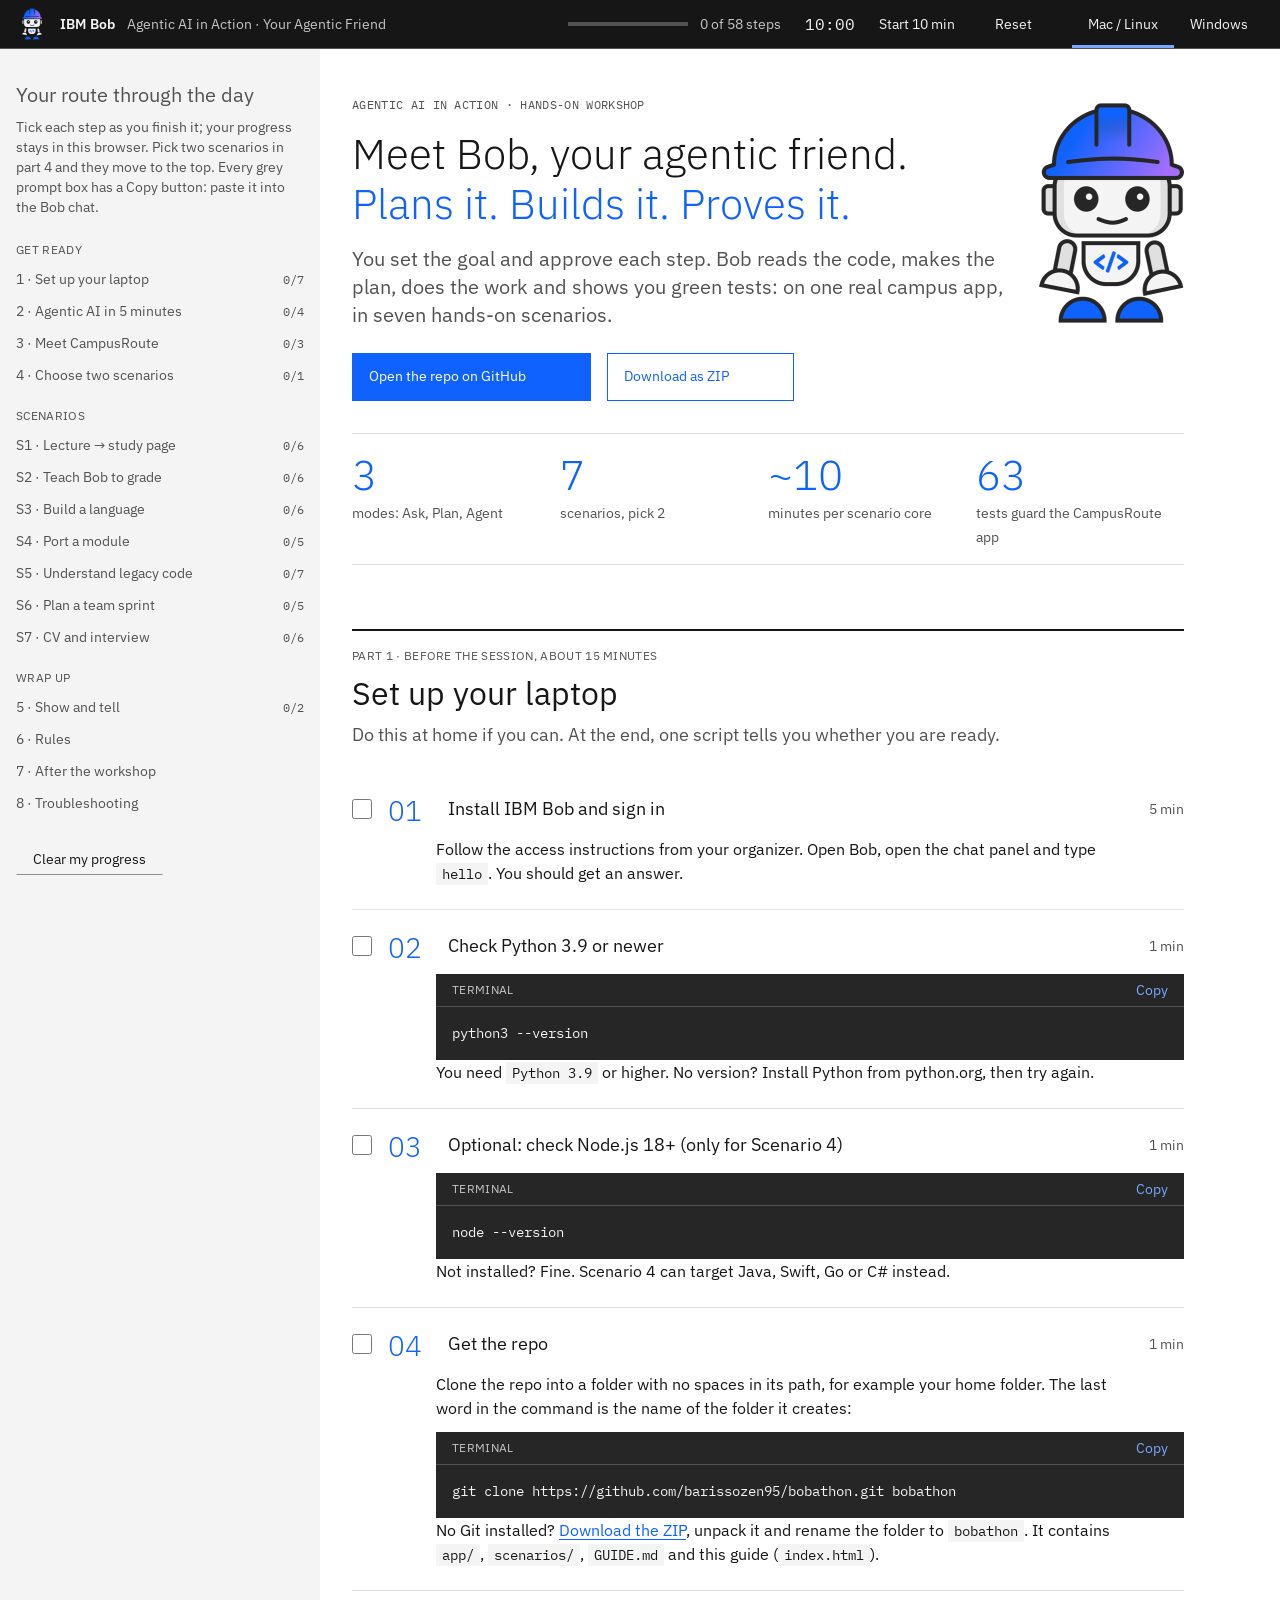
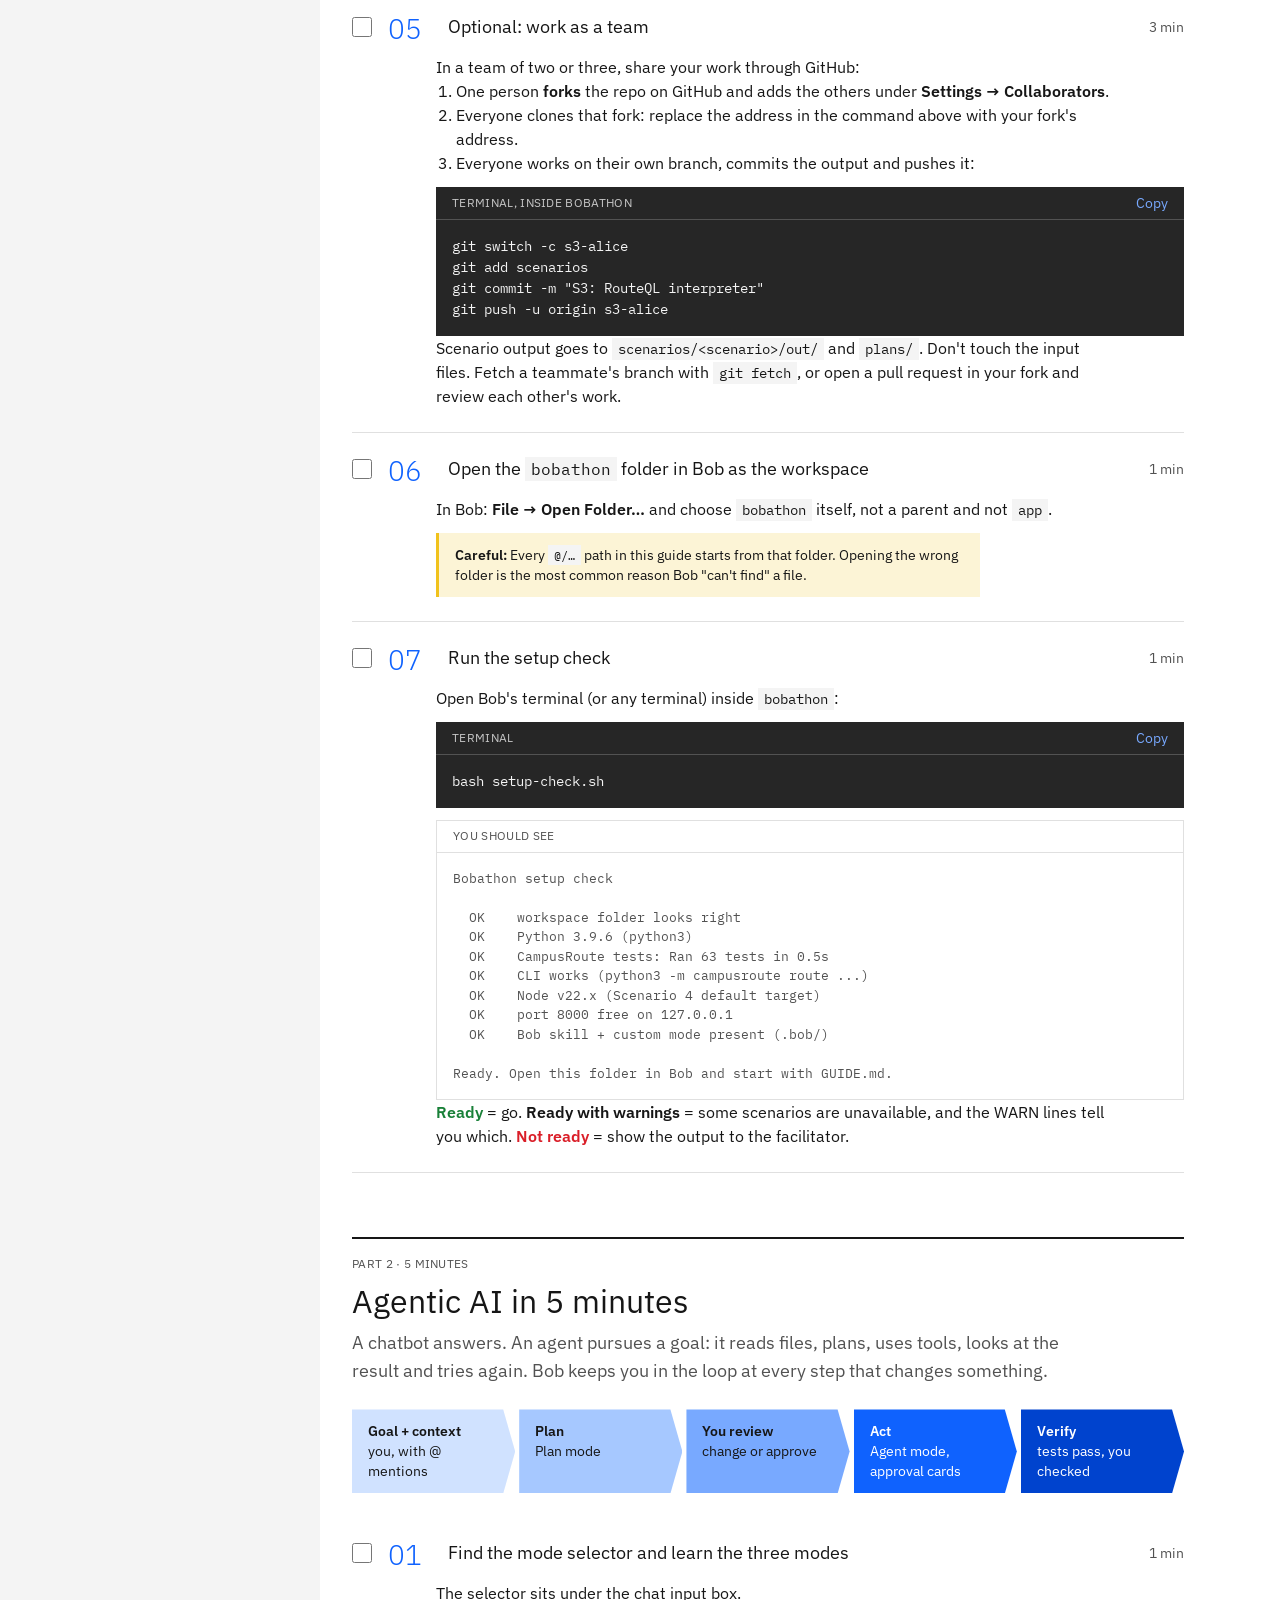
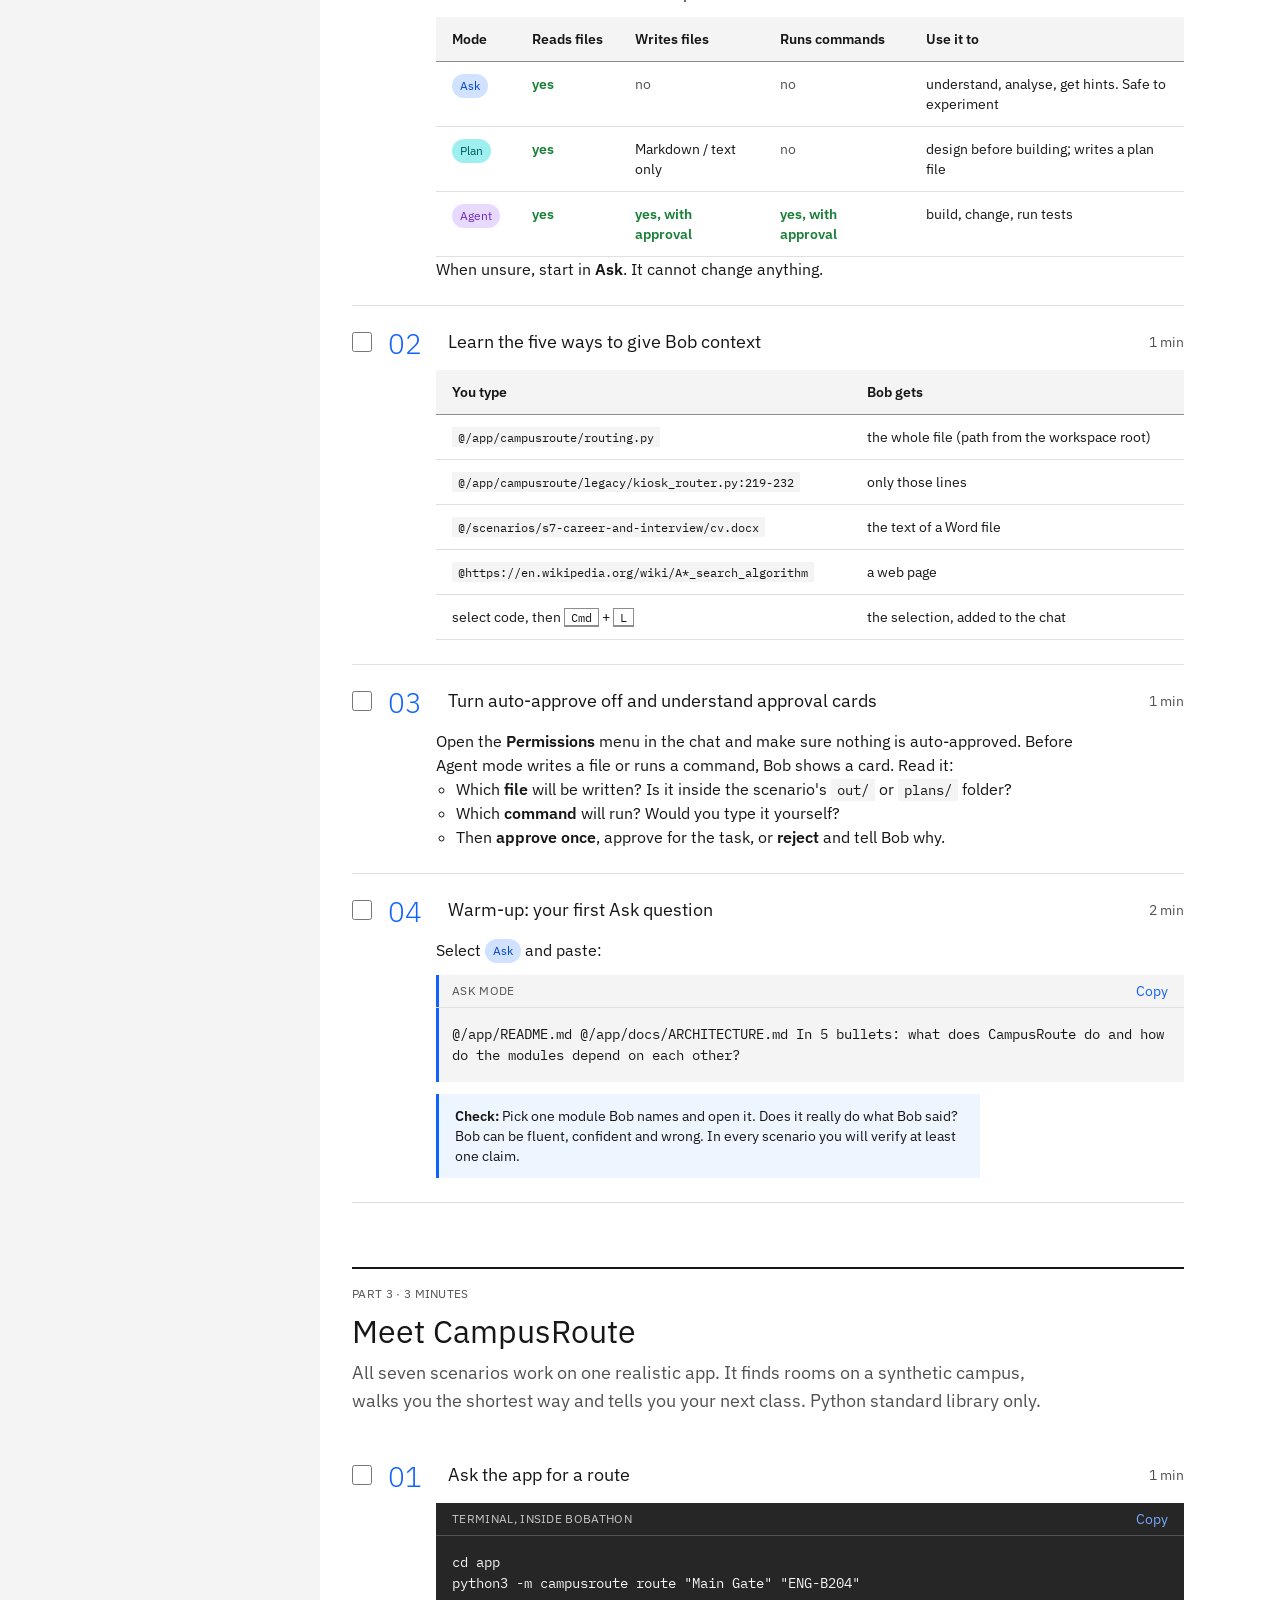
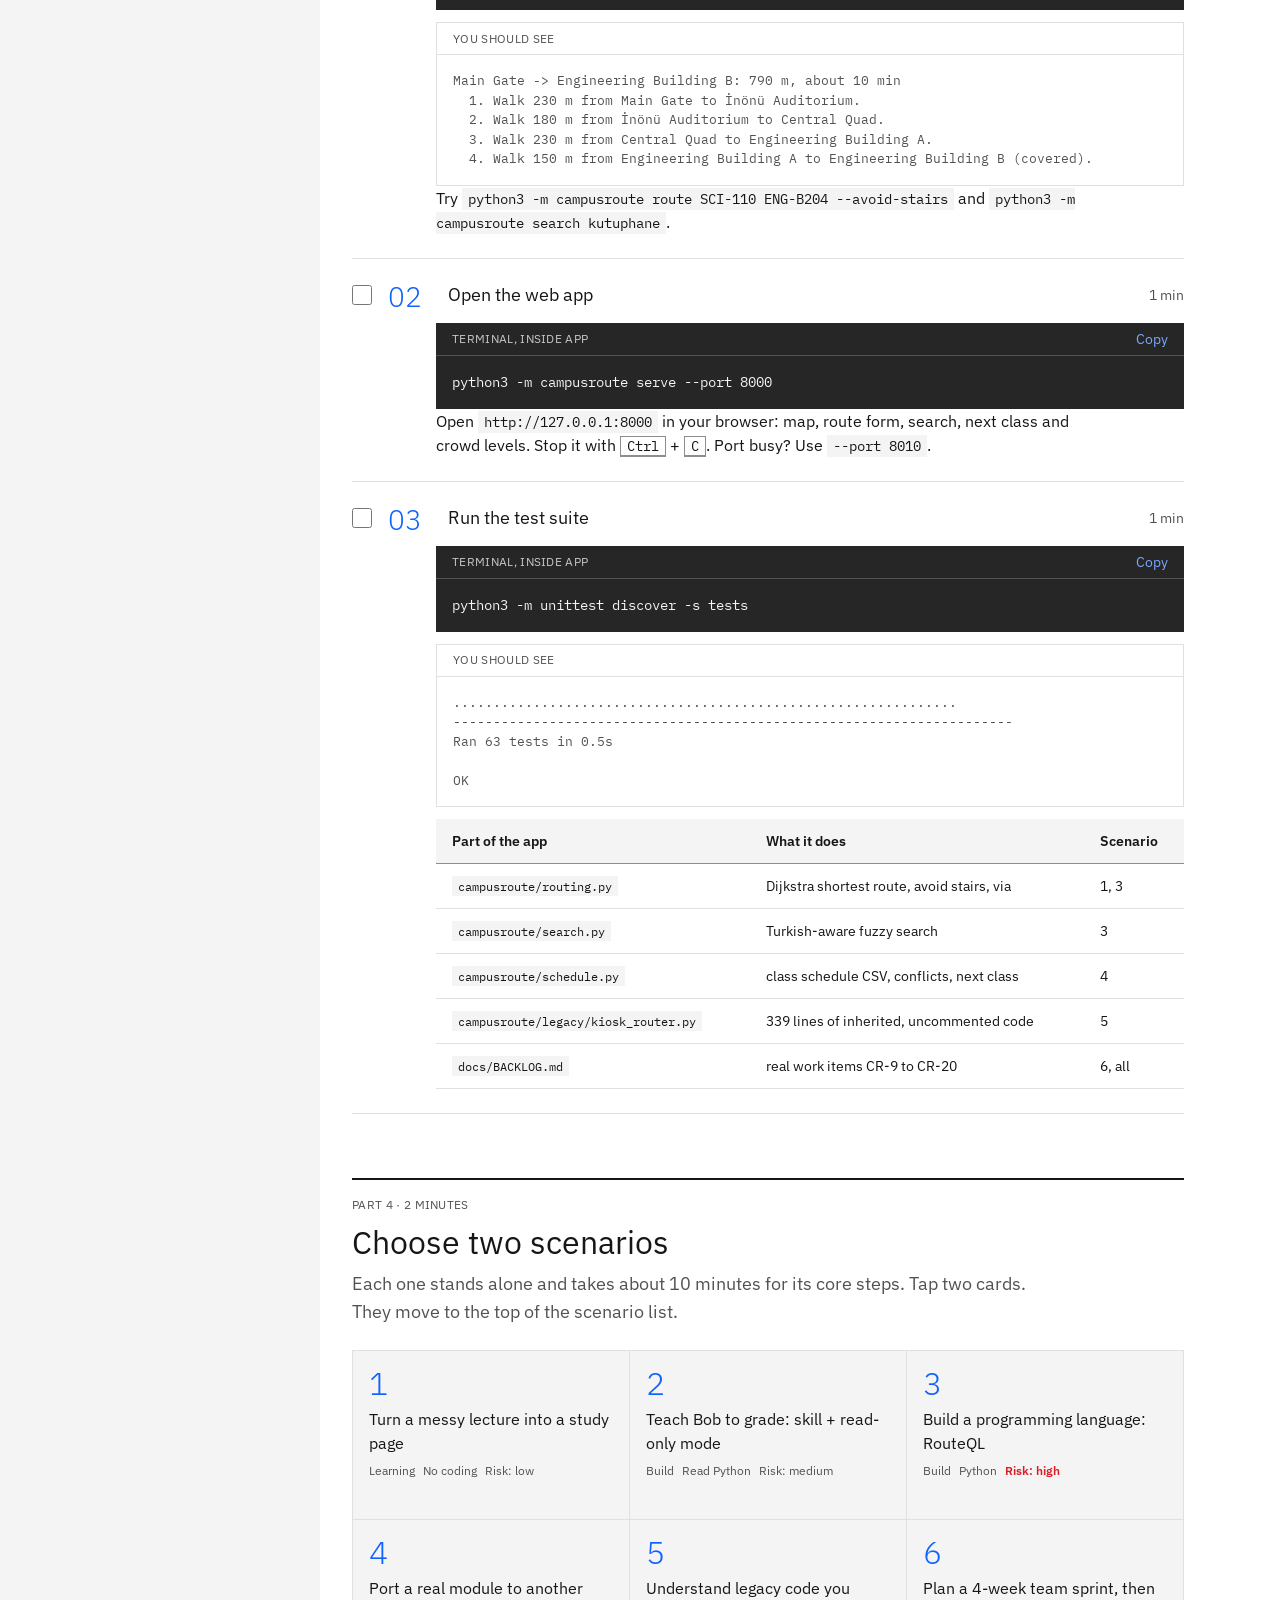
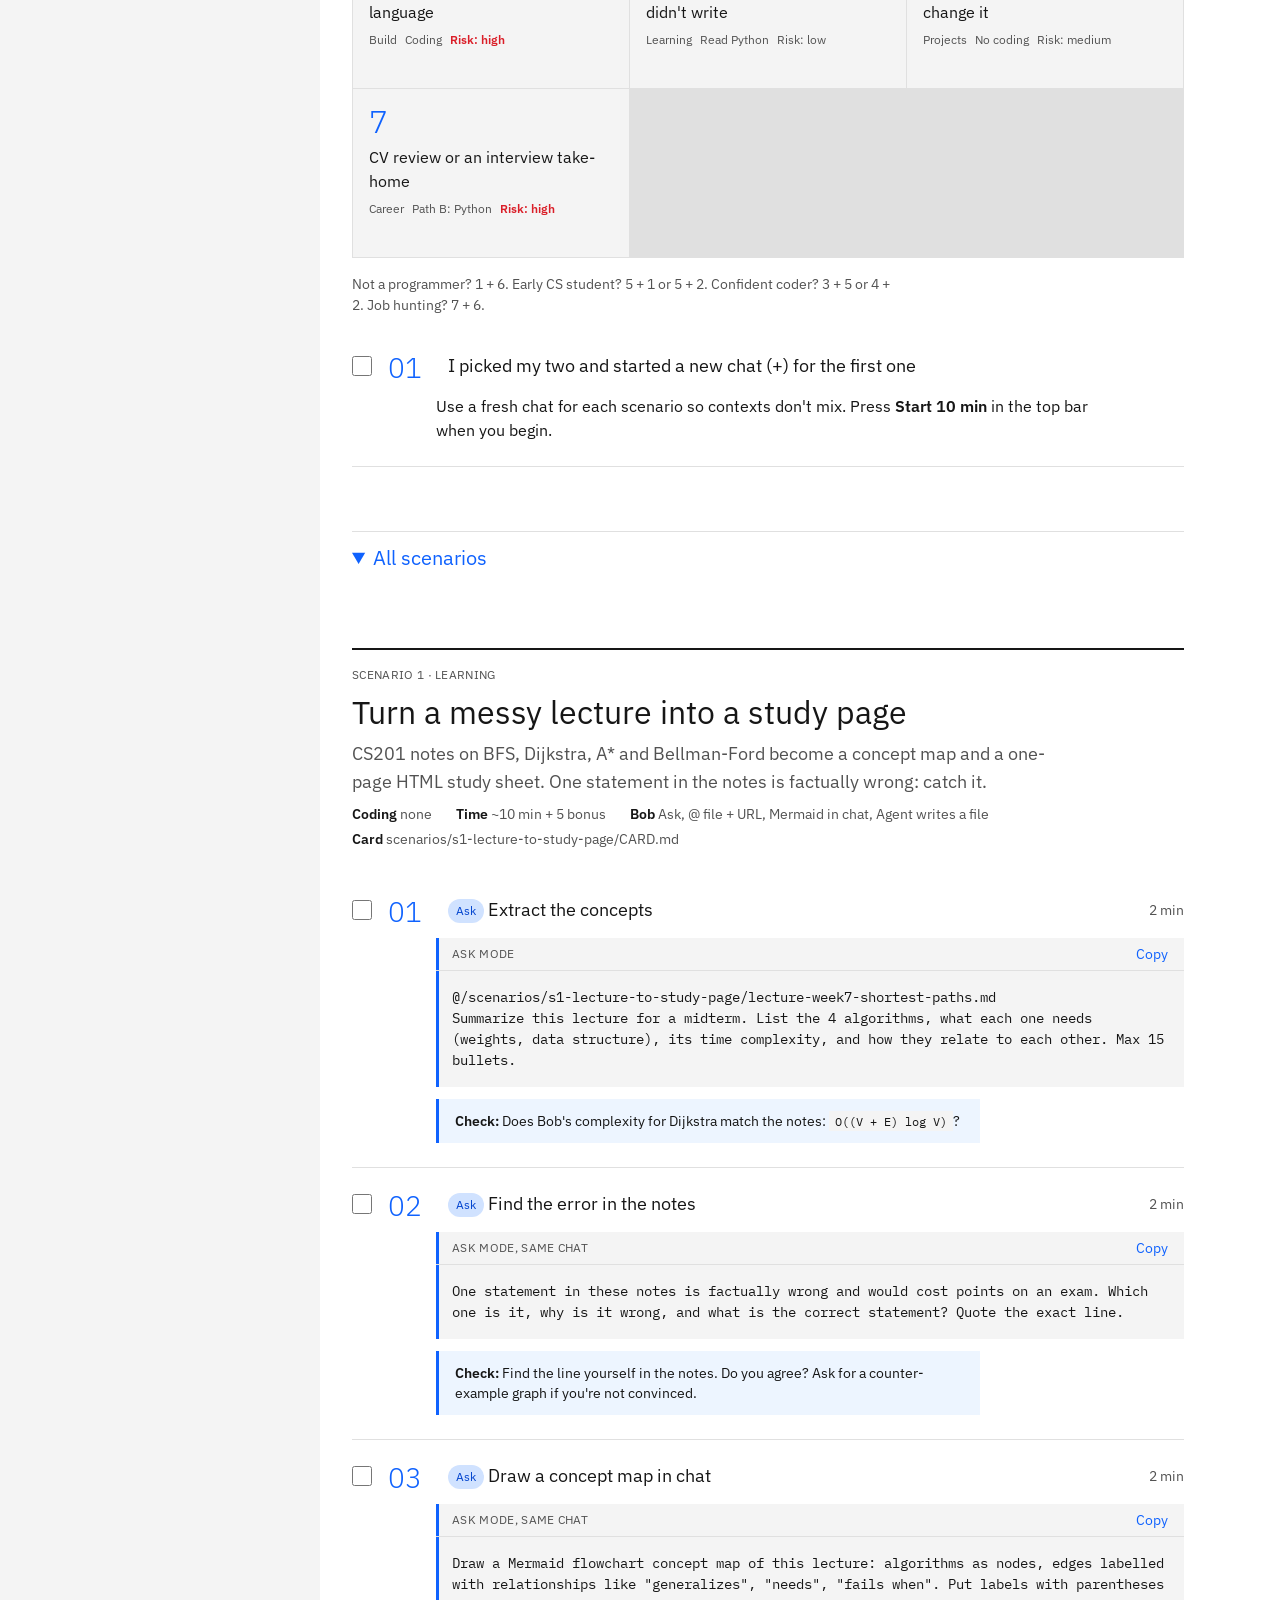
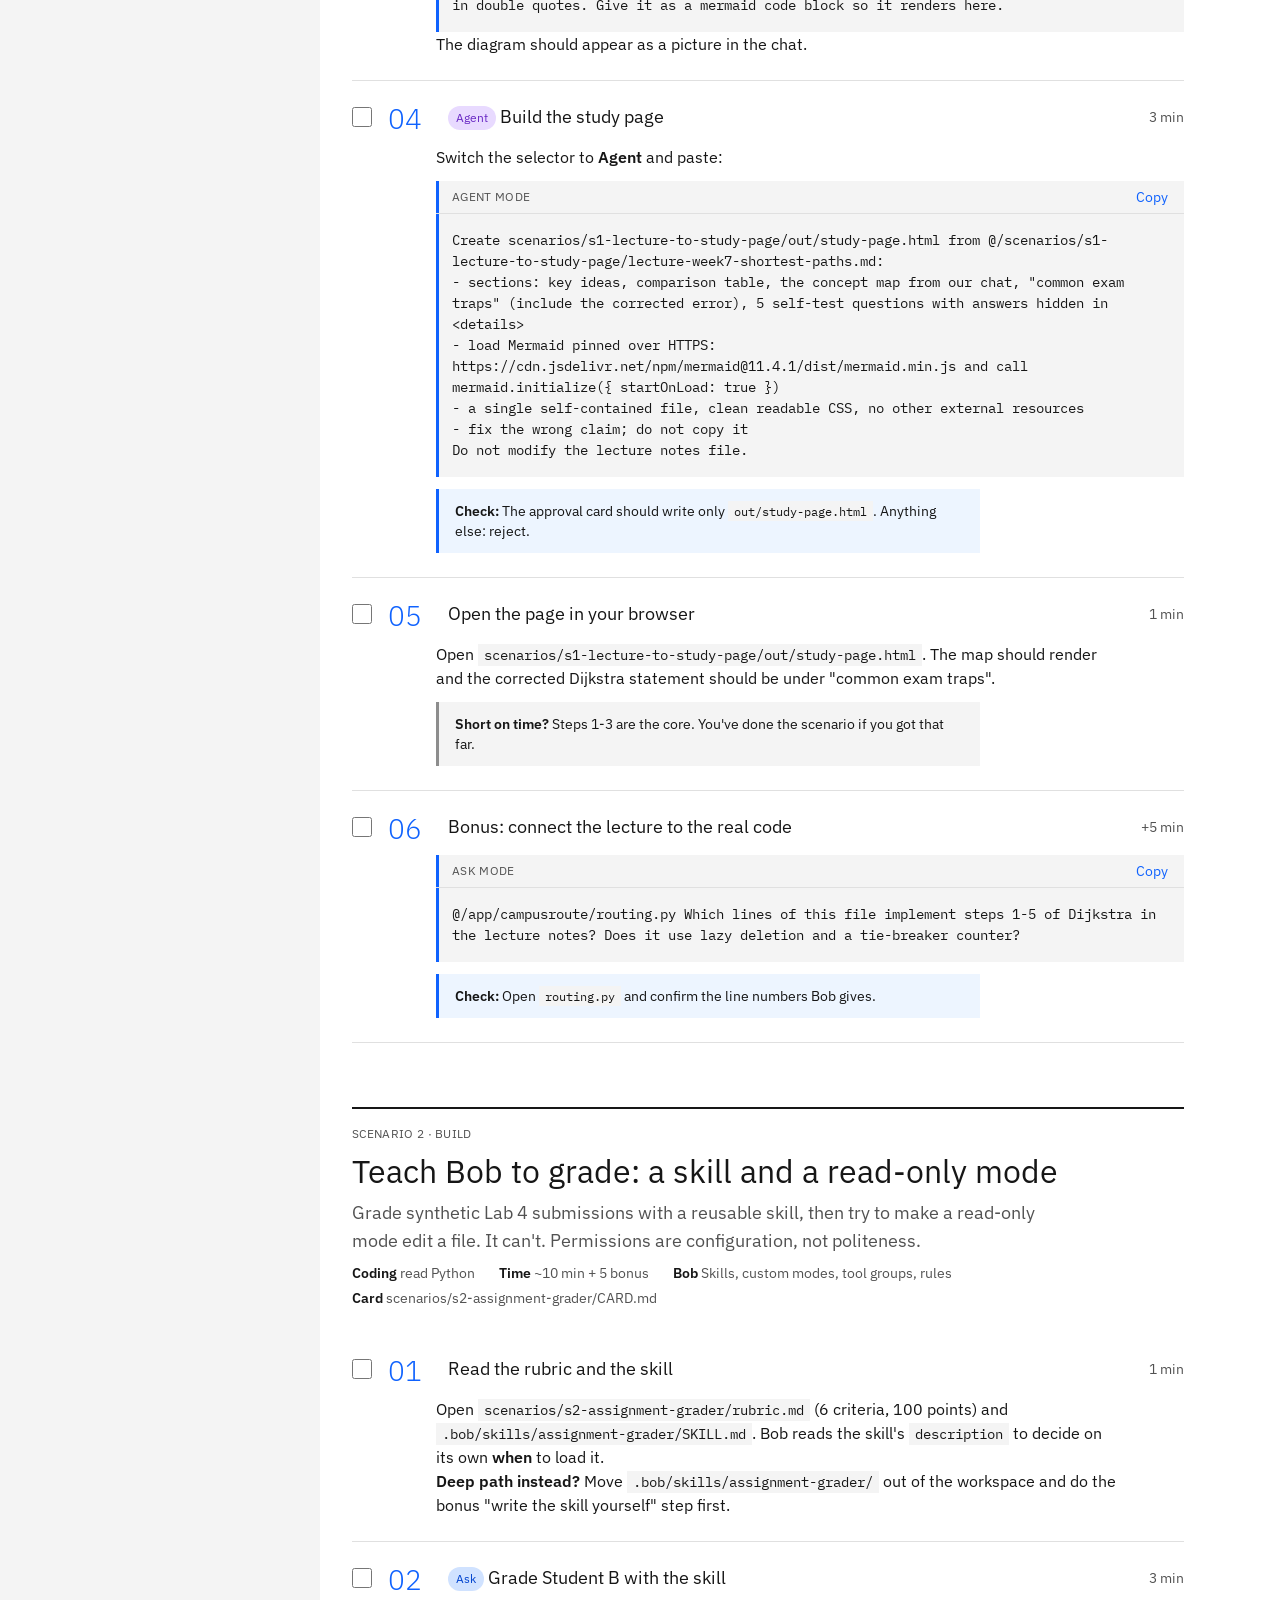
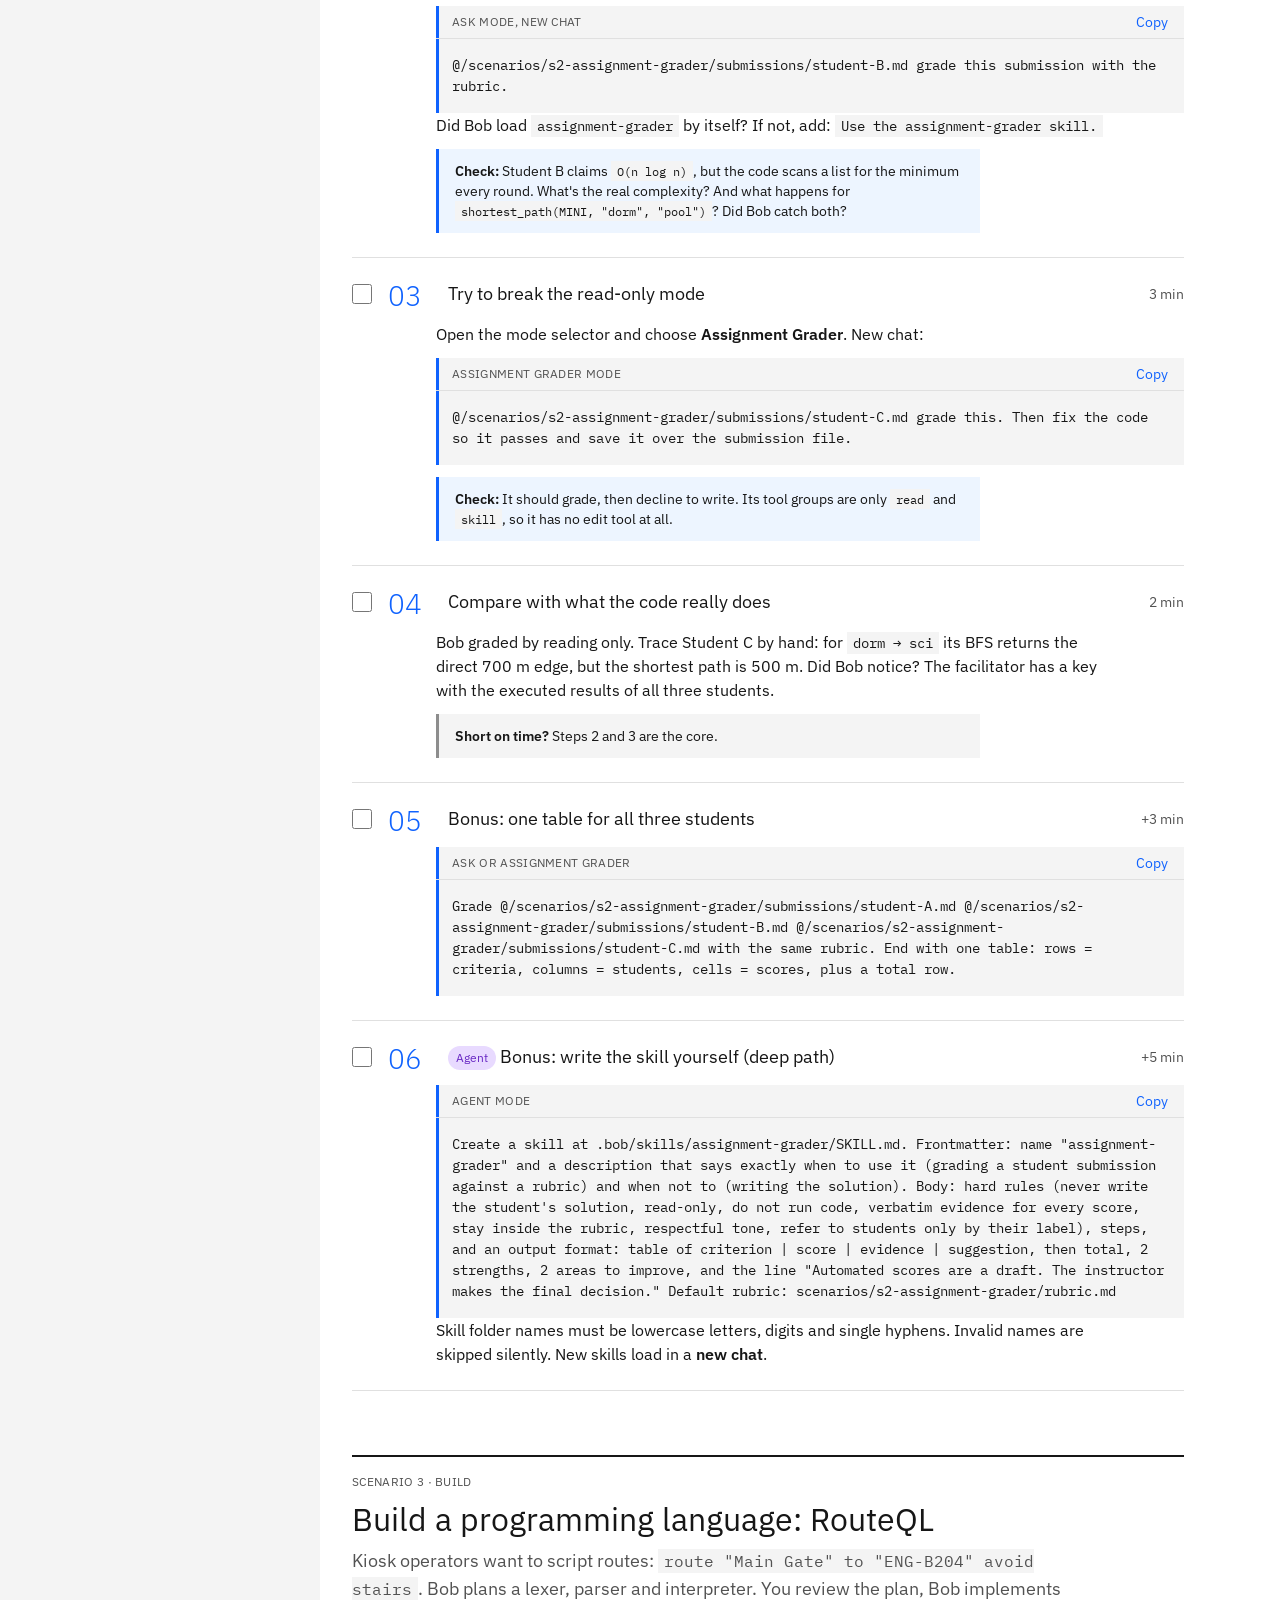
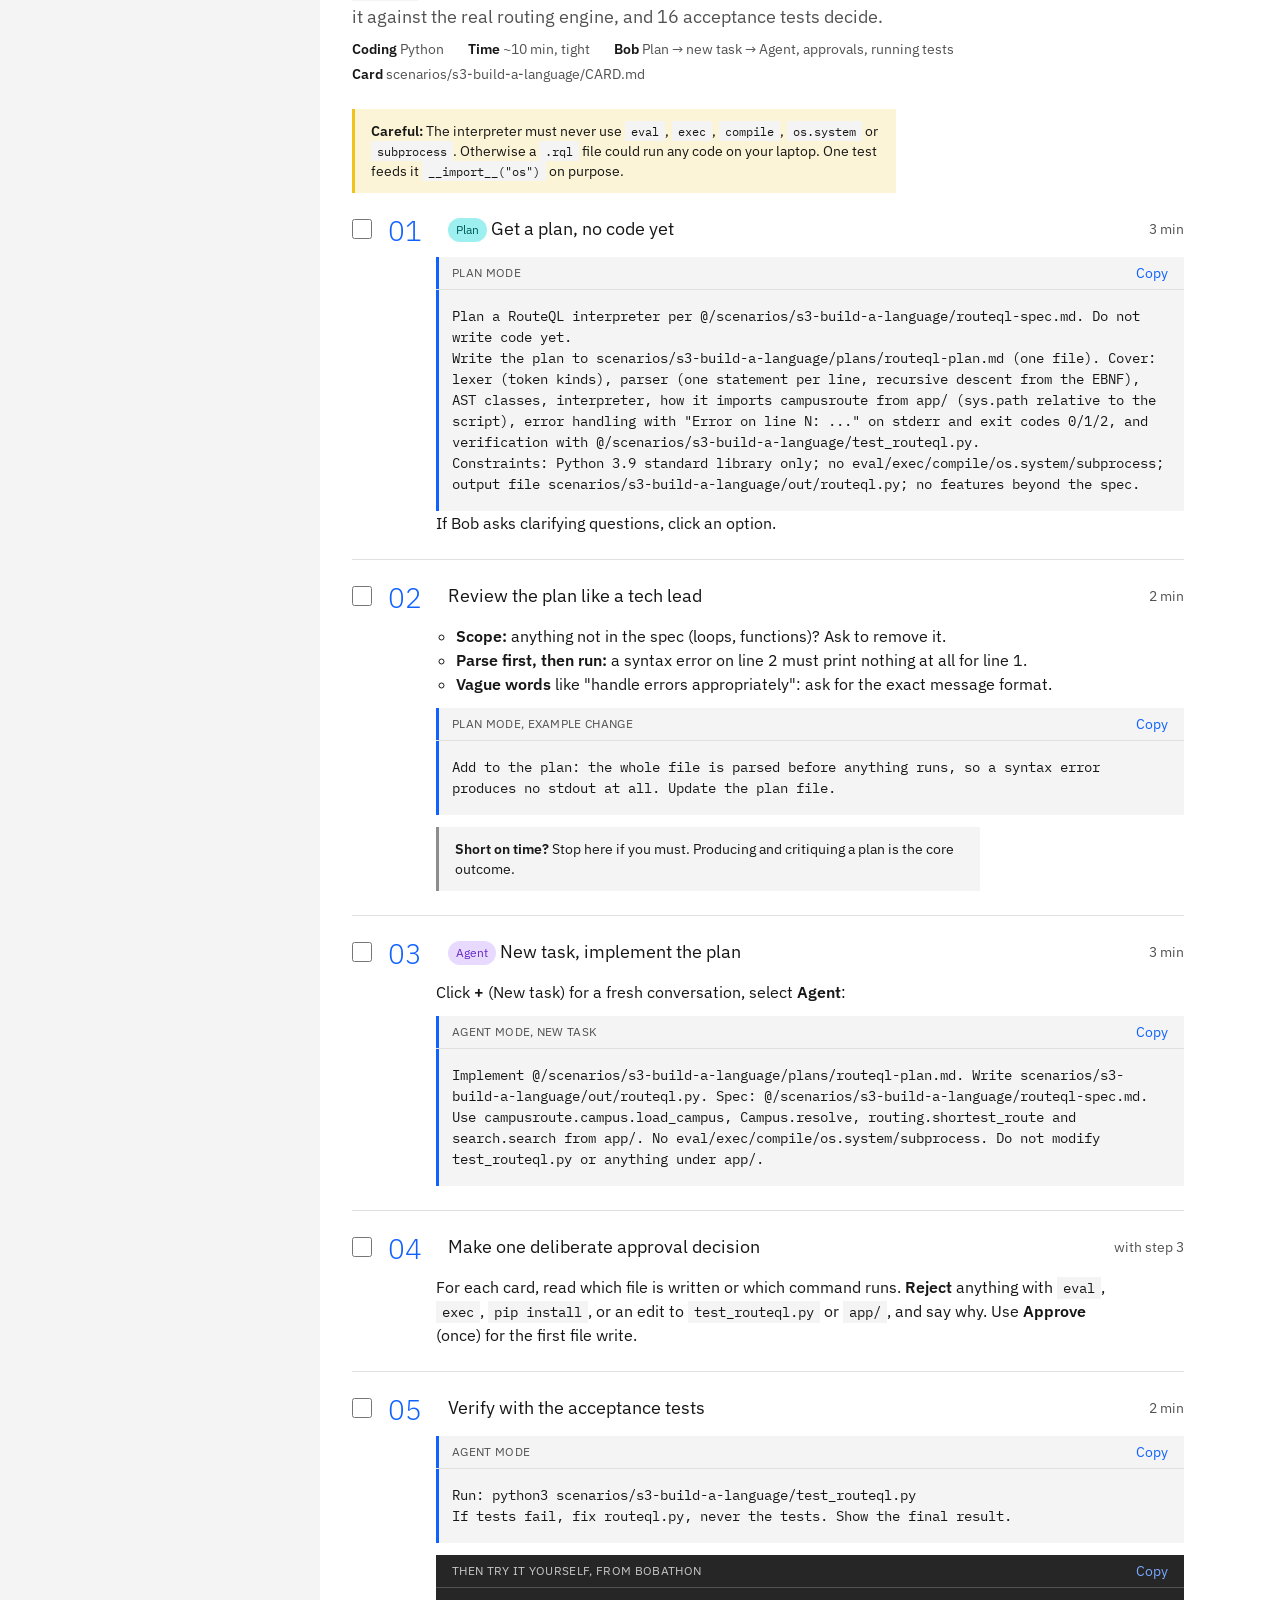
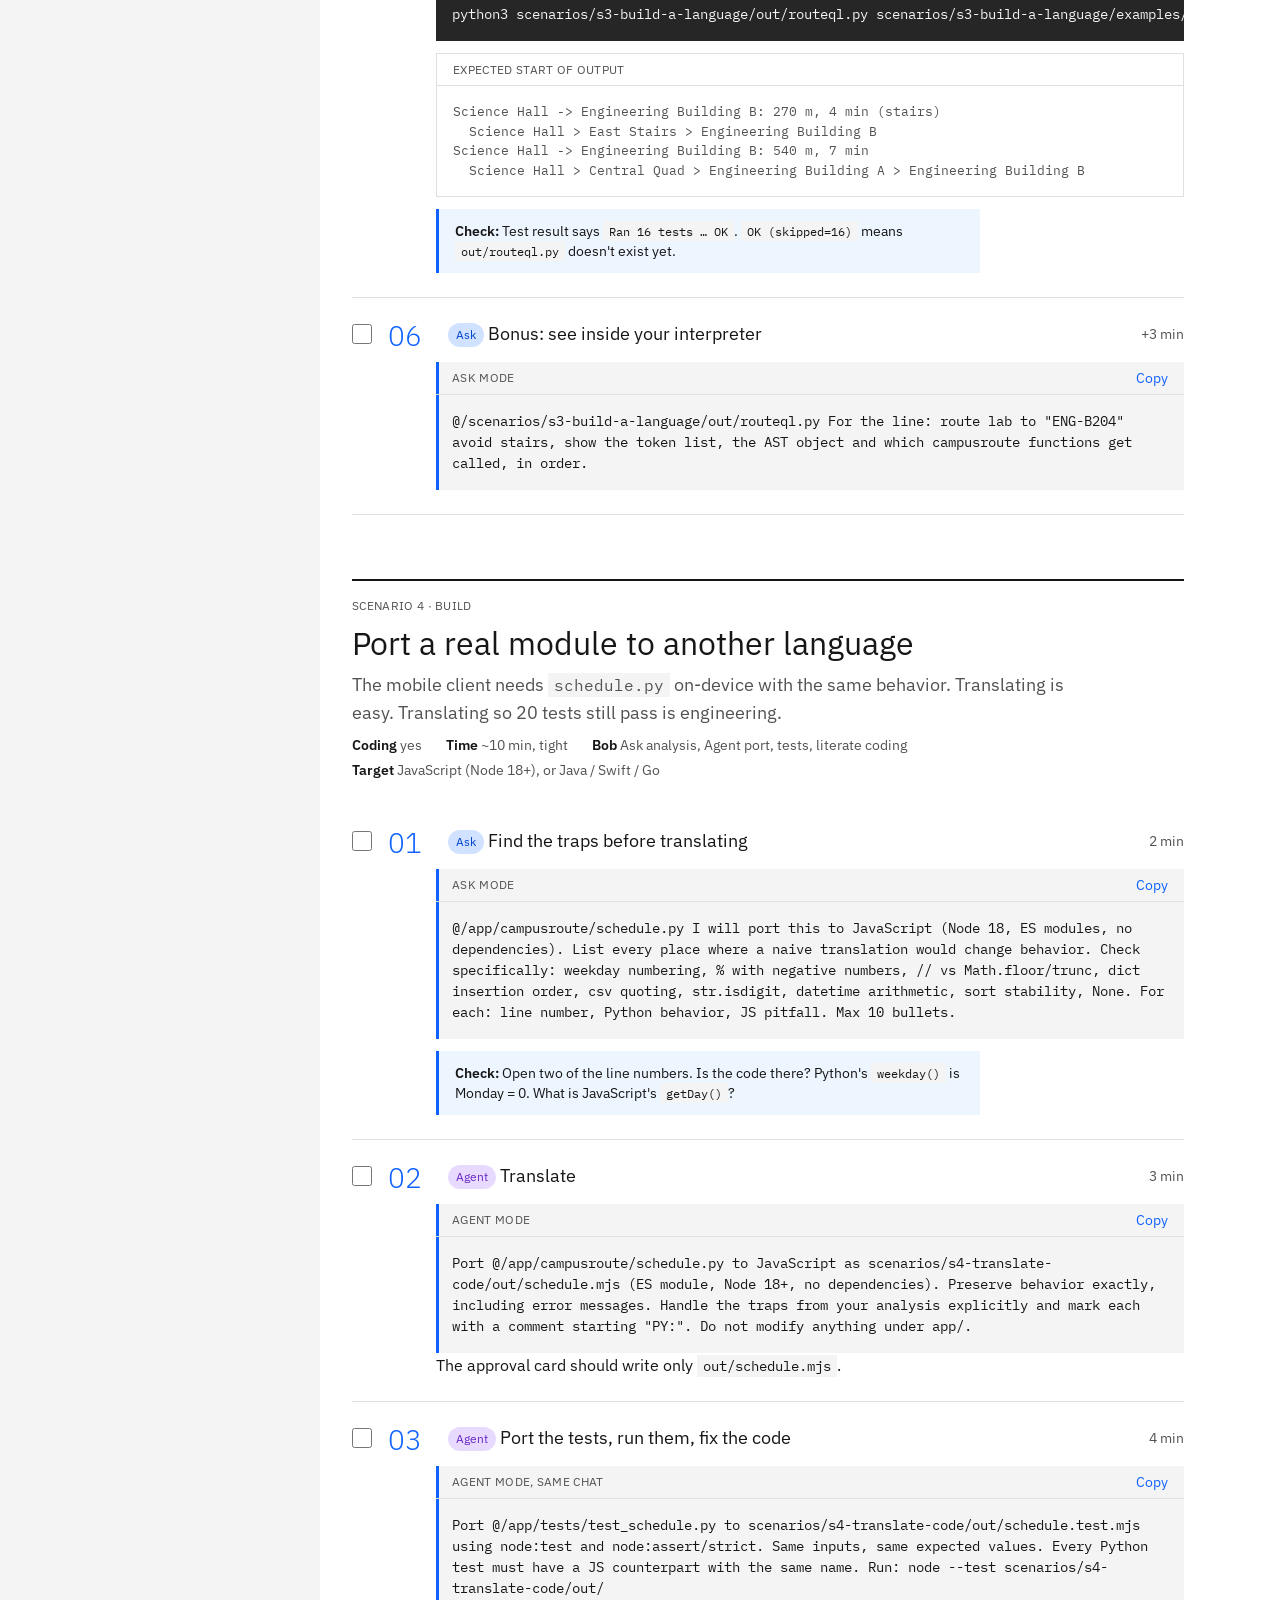
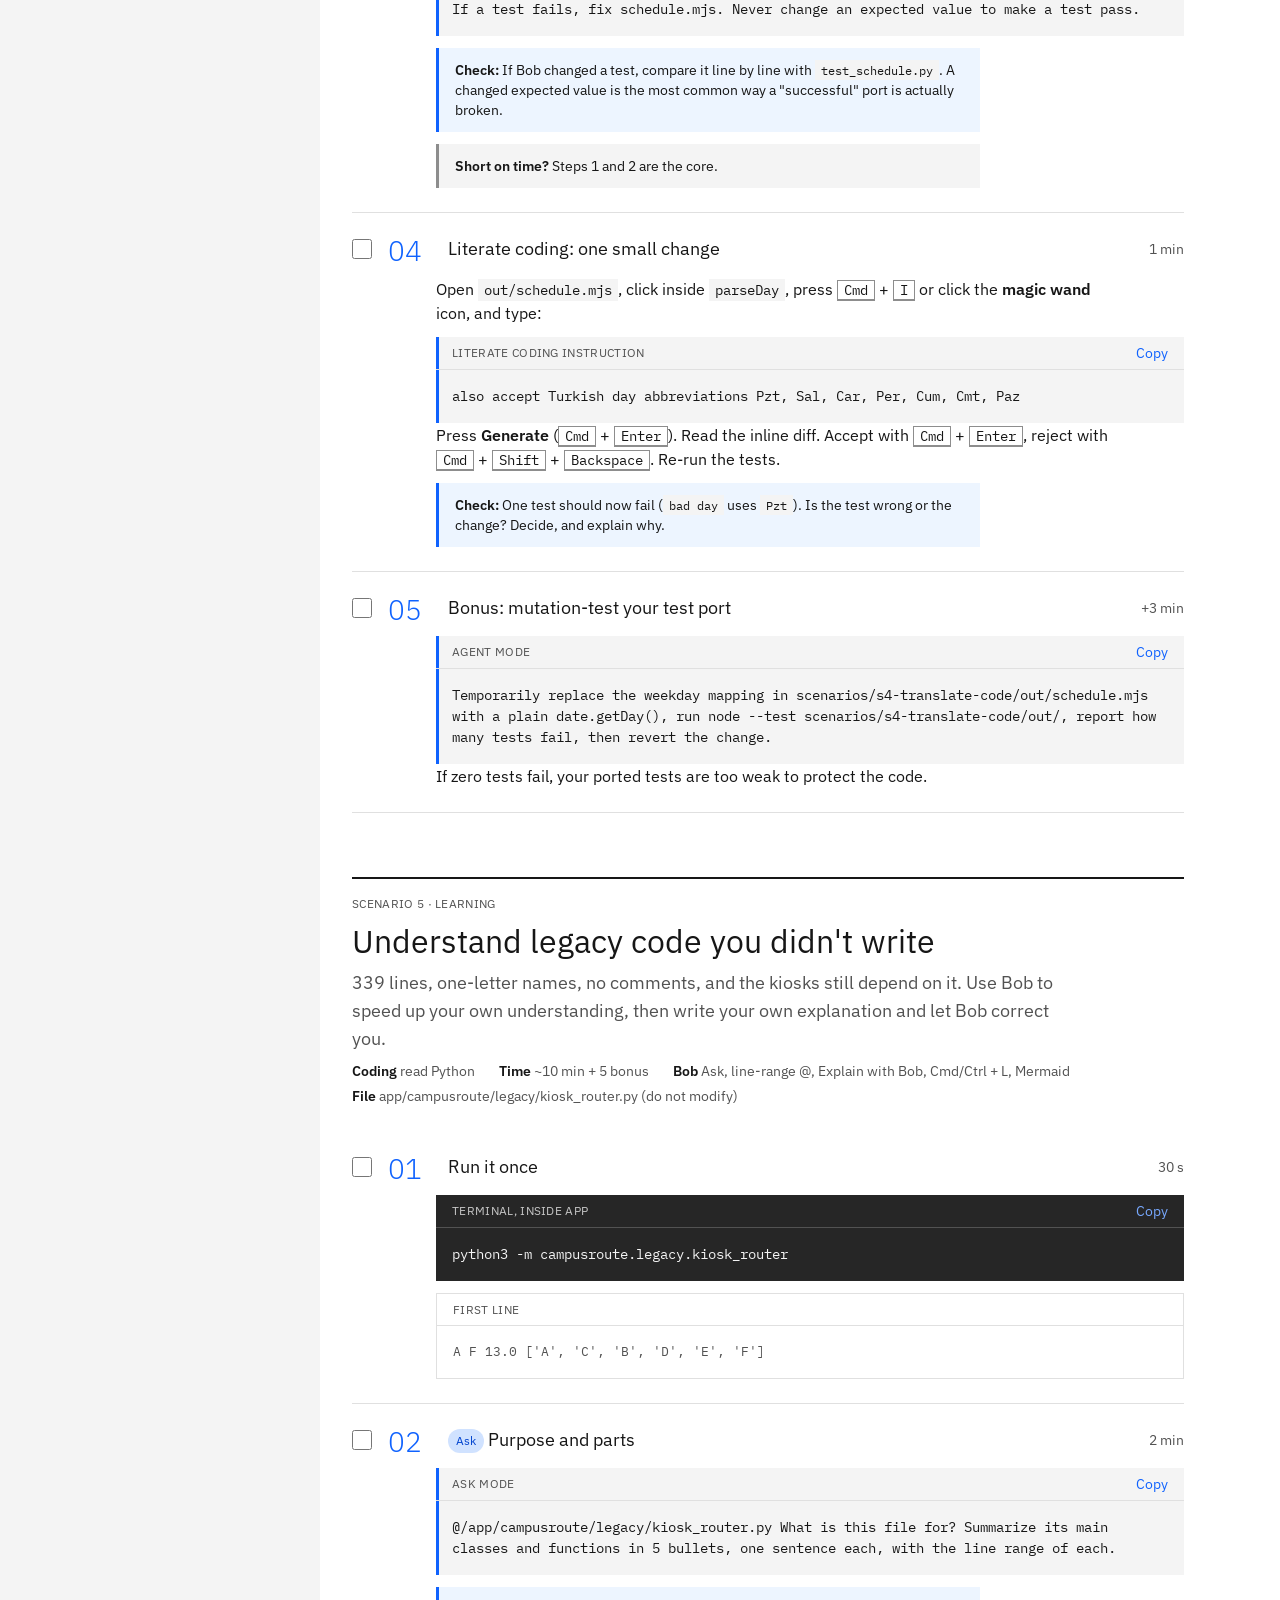
<file: index.html>
<!doctype html>
<html lang="en">
<head>
<meta charset="utf-8">
<meta name="viewport" content="width=device-width, initial-scale=1, viewport-fit=cover">
<title>IBM Bob · Agentic AI in Action · Your Agentic Friend</title>
<link rel="icon" type="image/png" href="assets/bob-icon.png">
<meta name="description" content="IBM Bob, Agentic AI in Action, Your Agentic Friend: the participant guide and seven hands-on scenarios for the IBM Bob workshop.">
<link rel="canonical" href="https://barissozen95.github.io/bobathon/">
<meta property="og:type" content="website">
<meta property="og:site_name" content="IBM Bob · Agentic AI in Action">
<meta property="og:title" content="IBM Bob · Agentic AI in Action · Your Agentic Friend">
<meta property="og:description" content="Hands-on workshop for university students: seven scenarios, one realistic codebase, and IBM Bob as your agentic friend.">
<meta property="og:url" content="https://barissozen95.github.io/bobathon/">
<meta property="og:image" content="https://barissozen95.github.io/bobathon/assets/og-image.png">
<meta property="og:image:type" content="image/png">
<meta property="og:image:width" content="1200">
<meta property="og:image:height" content="630">
<meta property="og:image:alt" content="IBM Bob, a smiling robot in a blue hard hat, with the title Agentic AI in Action">
<meta name="twitter:card" content="summary_large_image">
<meta name="twitter:title" content="IBM Bob · Agentic AI in Action · Your Agentic Friend">
<meta name="twitter:description" content="Hands-on workshop for university students: seven scenarios, one realistic codebase, and IBM Bob as your agentic friend.">
<meta name="twitter:image" content="https://barissozen95.github.io/bobathon/assets/og-image.png">
<link rel="preconnect" href="https://fonts.googleapis.com">
<link rel="preconnect" href="https://fonts.gstatic.com" crossorigin>
<link rel="stylesheet" href="https://fonts.googleapis.com/css2?family=IBM+Plex+Mono:wght@400;600&family=IBM+Plex+Sans:wght@300;400;600&display=swap">
<style>
/* IBM Bob · Agentic AI in Action guide. Styled with IBM Carbon design tokens (White theme, Gray 100 in dark mode),
   IBM Plex, 2x grid spacing scale, square corners, 48px UI shell header, 2px blue focus ring. */
:root {
  color-scheme: light dark;
  /* Carbon White theme */
  --background: #ffffff;
  --layer: #f4f4f4;
  --layer-hover: #e8e8e8;
  --text-primary: #161616;
  --text-secondary: #525252;
  --border-subtle: #e0e0e0;
  --border-strong: #8d8d8d;
  --interactive: #0f62fe;
  --interactive-hover: #0353e9;
  --link: #0f62fe;
  --focus: #0f62fe;
  --on-color: #ffffff;
  --support-success: #198038;
  --support-error: #da1e28;
  --notification-info: #edf5ff;
  --notification-warning: #fcf4d6;
  --notification-error: #fff1f1;
  --header-bg: #161616;
  --header-text: #f4f4f4;
  --header-muted: #c6c6c6;
  --header-hover: #353535;
  --code-bg: #f4f4f4;
  --term-bg: #262626;
  --term-text: #f4f4f4;
  --term-muted: #c6c6c6;
  --term-border: #525252;
  /* tags (Carbon tag palette) */
  --tag-blue-bg: #d0e2ff;   --tag-blue-text: #0043ce;
  --tag-teal-bg: #9ef0f0;   --tag-teal-text: #005d5d;
  --tag-purple-bg: #e8daff; --tag-purple-text: #6929c4;
  --font-sans: "IBM Plex Sans", "Helvetica Neue", Arial, sans-serif;
  --font-mono: "IBM Plex Mono", Menlo, Consolas, monospace;
  --panel-w: 320px;
  --header-h: 48px;
}
@media (prefers-color-scheme: dark) {
  :root {
    /* Carbon Gray 100 theme */
    --background: #161616;
    --layer: #262626;
    --layer-hover: #333333;
    --text-primary: #f4f4f4;
    --text-secondary: #c6c6c6;
    --border-subtle: #393939;
    --border-strong: #6f6f6f;
    --interactive: #4589ff;
    --interactive-hover: #6ea6ff;
    --link: #78a9ff;
    --focus: #ffffff;
    --on-color: #161616;
    --support-success: #42be65;
    --support-error: #fa4d56;
    --notification-info: #001d6c;
    --notification-warning: #3e3500;
    --notification-error: #520408;
    --header-bg: #000000;
    --code-bg: #262626;
    --term-bg: #0b0b0b;
    --tag-blue-bg: #002d9c;   --tag-blue-text: #a6c8ff;
    --tag-teal-bg: #004144;   --tag-teal-text: #3ddbd9;
    --tag-purple-bg: #491d8b; --tag-purple-text: #d4bbff;
  }
}

* { box-sizing: border-box; }
html { scroll-behavior: smooth; }
body { margin: 0; background: var(--background); color: var(--text-primary); font: 400 16px/1.5 var(--font-sans); letter-spacing: 0; }
a { color: var(--link); text-underline-offset: 3px; }
a:hover { color: var(--interactive-hover); }
a:focus-visible, button:focus-visible, input:focus-visible, summary:focus-visible, .pick:has(input:focus-visible) { outline: 2px solid var(--focus); outline-offset: 2px; }
h1, h2, h3 { margin: 0; text-wrap: balance; }
strong, b { font-weight: 600; }
code, kbd, pre { font-family: var(--font-mono); font-size: 0.875em; }
code { background: var(--code-bg); padding: 2px 6px; }
kbd { border: 1px solid var(--border-strong); border-bottom-width: 2px; padding: 0 6px; background: var(--background); white-space: nowrap; }
.skip { position: absolute; left: 16px; top: -100px; z-index: 40; background: var(--interactive); color: var(--on-color); padding: 8px 16px; text-decoration: none; }
.skip:focus { top: 8px; }

/* UI shell header */
.bar { position: sticky; top: 0; z-index: 20; min-height: var(--header-h); background: var(--header-bg); color: var(--header-text);
  padding: 0 max(16px, env(safe-area-inset-right, 0px)) 0 max(16px, env(safe-area-inset-left, 0px));
  display: flex; flex-wrap: wrap; align-items: center; gap: 0 24px; border-bottom: 1px solid var(--term-border); }
.bar .brand { font-size: 14px; display: flex; align-items: center; gap: 12px; margin-right: auto; min-height: var(--header-h); }
.bar .brand b { font-weight: 600; letter-spacing: .16px; }
.bar .brand .sub { color: var(--header-muted); }
.bar .brand img { display: block; width: 32px; height: 32px; }
.progress { display: flex; align-items: center; gap: 12px; font-size: 14px; font-variant-numeric: tabular-nums; color: var(--header-muted); }
.progress .track { width: 120px; height: 4px; background: var(--term-border); }
.progress .fill { display: block; height: 100%; width: 0; background: #78a9ff; transition: width .11s linear; }
.timer { display: flex; align-items: center; gap: 8px; font-size: 14px; }
.timer output { font: 400 16px var(--font-mono); font-variant-numeric: tabular-nums; min-width: 4.5ch; color: var(--header-text); }
.timer output.over { color: #ff8389; }
.os { display: flex; }
.bar button { background: transparent; color: var(--header-text); border: 0; height: var(--header-h); padding: 0 16px; font: 400 14px var(--font-sans); cursor: pointer; border-radius: 0; }
.bar button:hover { background: var(--header-hover); }
.bar button:focus-visible { outline: 2px solid #fff; outline-offset: -2px; }
.os button[aria-pressed="true"] { box-shadow: inset 0 -3px 0 #78a9ff; }
@media (max-width: 700px) { .bar .brand .sub { display: none; } .progress .track { width: 64px; } }

/* buttons (content area) */
button { font: 400 14px/1 var(--font-sans); background: var(--layer); color: var(--text-primary); border: 1px solid transparent; border-bottom-color: var(--border-strong); height: 32px; padding: 0 16px; cursor: pointer; border-radius: 0; }
button:hover { background: var(--layer-hover); }
.cta { display: flex; flex-wrap: wrap; gap: 16px; margin: 24px 0 0; }
.cta a { display: inline-flex; align-items: center; height: 48px; padding: 0 64px 0 16px; background: var(--interactive); color: #fff; text-decoration: none; font-size: 14px; border: 1px solid var(--interactive); }
.cta a:hover { background: var(--interactive-hover); border-color: var(--interactive-hover); color: #fff; }
.cta a.ghost { background: transparent; color: var(--link); border-color: var(--interactive); }
.cta a.ghost:hover { background: var(--layer-hover); color: var(--interactive-hover); }
@media (prefers-color-scheme: dark) { .cta a { color: #161616; } .cta a:hover { color: #161616; } }

/* layout */
.layout { display: grid; grid-template-columns: var(--panel-w) minmax(0, 1fr); min-height: calc(100vh - var(--header-h)); }
.side { background: var(--layer); padding: 32px 0; }
.side .inner { position: sticky; top: calc(var(--header-h) + 16px); max-height: calc(100vh - var(--header-h) - 32px); overflow-y: auto; padding: 0 16px; }
.side .label { font-size: 20px; line-height: 28px; margin: 0 0 8px; }
.side p { font-size: 14px; line-height: 20px; color: var(--text-secondary); margin: 0 0 24px; }
.toc { list-style: none; padding: 0; margin: 0 -16px; font-size: 14px; }
.toc a { display: flex; justify-content: space-between; gap: 8px; align-items: center; min-height: 32px; padding: 4px 16px 4px 13px; border-left: 3px solid transparent; color: var(--text-secondary); text-decoration: none; }
.toc a:hover { background: var(--layer-hover); color: var(--text-primary); }
.toc a.chosen { border-left-color: var(--interactive); color: var(--text-primary); font-weight: 600; }
.toc .count { font: 400 12px var(--font-mono); font-variant-numeric: tabular-nums; }
.toc .count.done { color: var(--support-success); }
.toc .group { margin: 16px 0 4px; padding: 0 16px; font-size: 12px; letter-spacing: .32px; text-transform: uppercase; color: var(--text-secondary); }
main { padding-block: 48px 96px; padding-left: max(32px, env(safe-area-inset-left, 0px)); padding-right: max(32px, env(safe-area-inset-right, 0px)); min-width: 0; }
.col { max-width: 832px; }
@media (max-width: 900px) {
  .layout { grid-template-columns: 1fr; }
  .side .inner { position: static; max-height: none; }
  main { padding-inline: 16px; }
}

/* hero */
.intro { display: flex; align-items: center; justify-content: space-between; gap: 32px; }
.mascot { flex: none; width: 145px; height: auto; }
@media (max-width: 640px) { .intro { flex-direction: column-reverse; align-items: flex-start; gap: 16px; } .mascot { width: 88px; } }
.event { margin: 0 0 16px; font: 400 12px/16px var(--font-mono); letter-spacing: .32px; text-transform: uppercase; color: var(--text-secondary); }
.hero h1 { font-size: clamp(32px, 5vw, 42px); line-height: 1.19; font-weight: 300; }
.hero h1 em { font-style: normal; color: var(--link); }
.hero .sub { font-size: 20px; line-height: 28px; margin: 16px 0 0; max-width: 60ch; color: var(--text-secondary); }
.facts { display: grid; grid-template-columns: repeat(auto-fit, minmax(160px, 1fr)); margin-top: 32px; border-top: 1px solid var(--border-subtle); }
.facts div { padding: 16px 16px 16px 0; border-bottom: 1px solid var(--border-subtle); }
.facts b { display: block; font: 300 42px/1.19 var(--font-sans); color: var(--link); font-variant-numeric: tabular-nums; }
.facts span { font-size: 14px; color: var(--text-secondary); }

/* sections */
section.part { margin-top: 64px; scroll-margin-top: 64px; }
.part > header { border-top: 2px solid var(--text-primary); padding-top: 16px; margin-bottom: 24px; display: grid; gap: 8px; }
.part .kicker { font-size: 12px; letter-spacing: .32px; text-transform: uppercase; color: var(--text-secondary); }
.part h2 { font-size: 32px; line-height: 1.25; font-weight: 400; }
.part .lede { font-size: 18px; line-height: 28px; max-width: 65ch; margin: 0; color: var(--text-secondary); }
.meta { display: flex; flex-wrap: wrap; gap: 4px 24px; font-size: 14px; color: var(--text-secondary); }
.meta b { color: var(--text-primary); font-weight: 600; }
p, li { max-width: 68ch; }
h3 { font-size: 20px; line-height: 28px; margin: 32px 0 16px; font-weight: 400; }

/* steps */
ol.steps { list-style: none; padding: 0; margin: 0; counter-reset: step; }
li.step { border-bottom: 1px solid var(--border-subtle); padding: 24px 0; counter-increment: step; max-width: none; }
li.step > .head { display: grid; grid-template-columns: 24px 48px 1fr auto; align-items: start; gap: 0 12px; }
li.step > .head input { width: 20px; height: 20px; margin: 2px 0 0; accent-color: var(--interactive); cursor: pointer; }
li.step > .head .num { font: 300 28px/1 var(--font-sans); color: var(--link); font-variant-numeric: tabular-nums; }
li.step > .head .num::before { content: counter(step, decimal-leading-zero); }
li.step > .head label { font-size: 18px; line-height: 24px; cursor: pointer; }
li.step > .head .dur { font-size: 14px; color: var(--text-secondary); white-space: nowrap; font-variant-numeric: tabular-nums; padding-top: 2px; }
li.step > .body { margin-left: 84px; margin-top: 12px; }
li.step.done > .head label { color: var(--text-secondary); text-decoration: line-through; }
li.step.done > .head .num { color: var(--support-success); }
@media (max-width: 560px) { li.step > .head { grid-template-columns: 24px 1fr auto; } li.step > .head .num { display: none; } li.step > .body { margin-left: 36px; } }
.body > * + * { margin-top: 12px; }
.body p { margin: 0; }
.body ul, .body ol { margin: 0; padding-left: 20px; }

/* mode tags */
.mode { display: inline-flex; align-items: center; height: 24px; padding: 0 8px; border-radius: 24px; font: 400 12px/16px var(--font-sans); vertical-align: 1px; }
.mode span { color: inherit; }
.mode.ask { background: var(--tag-blue-bg); color: var(--tag-blue-text); }
.mode.plan { background: var(--tag-teal-bg); color: var(--tag-teal-text); }
.mode.agent { background: var(--tag-purple-bg); color: var(--tag-purple-text); }

/* prompt + terminal blocks (code snippets) */
.block { background: var(--code-bg); }
.block .bh { display: flex; align-items: center; justify-content: space-between; gap: 8px; min-height: 32px; padding: 0 0 0 16px; border-bottom: 1px solid var(--border-subtle); font-size: 12px; letter-spacing: .32px; text-transform: uppercase; color: var(--text-secondary); }
.block .bh button { height: 32px; background: transparent; border: 0; color: var(--link); text-transform: none; letter-spacing: 0; }
.block .bh button:hover { background: var(--layer-hover); }
.block pre { margin: 0; padding: 16px; white-space: pre-wrap; word-break: break-word; line-height: 1.5; font-size: 14px; color: var(--text-primary); }
.block.prompt { box-shadow: inset 3px 0 0 var(--interactive); }
.block.term { background: var(--term-bg); }
.block.term .bh { color: var(--term-muted); border-color: var(--term-border); }
.block.term .bh button { color: #78a9ff; }
.block.term .bh button:hover { background: #393939; }
.block.term pre { color: var(--term-text); white-space: pre; overflow-x: auto; word-break: normal; }
.block.out { background: transparent; border: 1px solid var(--border-subtle); }
.block.out pre { white-space: pre; overflow-x: auto; word-break: normal; font-size: 13px; color: var(--text-secondary); }
.copy.ok { color: var(--support-success) !important; }

/* inline notifications */
.check, .warn, .stop { padding: 12px 16px; font-size: 14px; line-height: 20px; border-left: 3px solid var(--interactive); background: var(--notification-info); max-width: 68ch; }
.check::before { content: "Check: "; font-weight: 600; }
.warn { border-left-color: #f1c21b; background: var(--notification-warning); }
.warn::before { content: "Careful: "; font-weight: 600; }
.stop { border-left-color: var(--border-strong); background: var(--layer); }
.stop::before { content: "Short on time? "; font-weight: 600; }
.ok-text { color: var(--support-success); font-weight: 600; }
.err-text { color: var(--support-error); font-weight: 600; }

/* data tables */
.tw { overflow-x: auto; }
table { border-collapse: collapse; width: 100%; font-size: 14px; line-height: 20px; }
th { text-align: left; font-weight: 600; padding: 12px 16px; background: var(--layer); border-bottom: 1px solid var(--border-strong); white-space: nowrap; }
td { padding: 12px 16px; border-bottom: 1px solid var(--border-subtle); vertical-align: top; }
td.y { color: var(--support-success); font-weight: 600; } td.n { color: var(--text-secondary); }

/* agentic loop */
.loop { display: flex; flex-wrap: wrap; gap: 4px; margin: 8px 0 24px; }
.loop div { flex: 1 1 130px; padding: 12px 24px 12px 16px; clip-path: polygon(0 0, calc(100% - 12px) 0, 100% 50%, calc(100% - 12px) 100%, 0 100%); font-size: 14px; line-height: 20px; }
.loop div b { display: block; }
.loop .l1 { background: #d0e2ff; color: #161616; }
.loop .l2 { background: #a6c8ff; color: #161616; }
.loop .l3 { background: #78a9ff; color: #161616; }
.loop .l4 { background: #0f62fe; color: #fff; }
.loop .l5 { background: #0043ce; color: #fff; }

/* scenario picker (selectable tiles) */
.picker { display: grid; grid-template-columns: repeat(auto-fill, minmax(240px, 1fr)); gap: 1px; background: var(--border-subtle); border: 1px solid var(--border-subtle); }
.pick { padding: 16px; display: grid; gap: 8px; align-content: start; background: var(--layer); cursor: pointer; position: relative; }
.pick:hover { background: var(--layer-hover); }
.pick input { position: absolute; opacity: 0; pointer-events: none; }
.pick .n { font: 300 32px/1 var(--font-sans); color: var(--link); }
.pick .t { font-size: 16px; line-height: 24px; }
.pick .tags { display: flex; flex-wrap: wrap; gap: 4px 8px; font-size: 12px; line-height: 16px; color: var(--text-secondary); }
.pick .risk.High { color: var(--support-error); font-weight: 600; }
.pick:has(input:checked) { background: var(--notification-info); box-shadow: inset 0 0 0 2px var(--interactive); }
.pick:has(input:focus-visible) { outline-offset: -4px; }
.pick .sel { font-size: 12px; color: var(--link); font-weight: 600; min-height: 16px; }
.pairnote { font-size: 14px; margin-top: 16px; min-height: 20px; color: var(--text-secondary); }
.pairnote.bad { color: var(--support-error); }
.others { margin-top: 64px; }
.others > summary { cursor: pointer; font-size: 20px; line-height: 28px; color: var(--link); padding: 12px 0; border-top: 1px solid var(--border-subtle); }

footer { margin-top: 64px; padding-top: 16px; border-top: 1px solid var(--border-subtle); font-size: 12px; line-height: 16px; color: var(--text-secondary); max-width: 80ch; }
@media (prefers-reduced-motion: reduce) { * { transition: none !important; scroll-behavior: auto !important; } }

.side p.reset { margin: 24px 0 0; }
</style>
</head>
<body>
<a class="skip" href="#main">Skip to main content</a>
<div class="bar" role="banner">
  <div class="brand"><img src="assets/bob-icon.png" width="32" height="32" alt=""><b>IBM Bob</b><span class="sub">Agentic AI in Action · Your Agentic Friend</span></div>
  <div class="progress" aria-live="polite"><span class="track" aria-hidden="true"><span class="fill" id="pfill"></span></span><span id="ptext">0 of 0 steps</span></div>
  <div class="timer" aria-label="Scenario timer">
    <output id="clock" aria-live="off">10:00</output>
    <button type="button" id="tstart">Start 10 min</button>
    <button type="button" id="treset">Reset</button>
  </div>
  <div class="os" role="group" aria-label="Your computer">
    <button type="button" id="os-mac" aria-pressed="true">Mac / Linux</button>
    <button type="button" id="os-win" aria-pressed="false">Windows</button>
  </div>
</div>

<div class="layout">
  <aside class="side" aria-label="Guide navigation">
    <div class="inner">
      <p class="label">Your route through the day</p>
      <p>Tick each step as you finish it; your progress stays in this browser. Pick two scenarios in part 4 and they move to the top. Every grey prompt box has a Copy button: paste it into the Bob chat.</p>
      <ul class="toc" id="toc">
        <li class="group">Get ready</li>
        <li><a href="#setup">1 · Set up your laptop <span class="count" data-for="setup"></span></a></li>
        <li><a href="#orient">2 · Agentic AI in 5 minutes <span class="count" data-for="orient"></span></a></li>
        <li><a href="#app">3 · Meet CampusRoute <span class="count" data-for="app"></span></a></li>
        <li><a href="#choose">4 · Choose two scenarios <span class="count" data-for="choose"></span></a></li>
        <li class="group">Scenarios</li>
        <li><a href="#s1" data-scen="s1">S1 · Lecture → study page <span class="count" data-for="s1"></span></a></li>
        <li><a href="#s2" data-scen="s2">S2 · Teach Bob to grade <span class="count" data-for="s2"></span></a></li>
        <li><a href="#s3" data-scen="s3">S3 · Build a language <span class="count" data-for="s3"></span></a></li>
        <li><a href="#s4" data-scen="s4">S4 · Port a module <span class="count" data-for="s4"></span></a></li>
        <li><a href="#s5" data-scen="s5">S5 · Understand legacy code <span class="count" data-for="s5"></span></a></li>
        <li><a href="#s6" data-scen="s6">S6 · Plan a team sprint <span class="count" data-for="s6"></span></a></li>
        <li><a href="#s7" data-scen="s7">S7 · CV and interview <span class="count" data-for="s7"></span></a></li>
        <li class="group">Wrap up</li>
        <li><a href="#share">5 · Show and tell <span class="count" data-for="share"></span></a></li>
        <li><a href="#rules">6 · Rules</a></li>
        <li><a href="#after">7 · After the workshop</a></li>
        <li><a href="#help">8 · Troubleshooting</a></li>
      </ul>
      <p class="reset"><button type="button" id="resetall">Clear my progress</button></p>
    </div>
  </aside>

  <main id="main">
   <div class="col">
    <div class="hero">
     <div class="intro">
      <div>
      <p class="event">Agentic AI in Action · hands-on workshop</p>
      <h1>Meet Bob, your agentic friend. <em>Plans it. Builds it. Proves it.</em></h1>
      <p class="sub">You set the goal and approve each step. Bob reads the code, makes the plan, does the work and shows you green tests: on one real campus app, in seven hands-on scenarios.</p>
      </div>
      <img class="mascot" src="assets/bob.png" width="145" height="220" alt="Bob, a smiling robot in a blue hard hat">
     </div>
      <p class="cta"><a href="https://github.com/barissozen95/bobathon">Open the repo on GitHub</a><a class="ghost" href="https://github.com/barissozen95/bobathon/archive/refs/heads/main.zip">Download as ZIP</a></p>
      <div class="facts">
        <div><b>3</b><span>modes: Ask, Plan, Agent</span></div>
        <div><b>7</b><span>scenarios, pick 2</span></div>
        <div><b>~10</b><span>minutes per scenario core</span></div>
        <div><b>63</b><span>tests guard the CampusRoute app</span></div>
      </div>
    </div>

    <!-- ============================== 1 SETUP -->
    <section class="part" id="setup" data-sec="setup">
      <header><span class="kicker">Part 1 · before the session, about 15 minutes</span><h2>Set up your laptop</h2>
        <p class="lede">Do this at home if you can. At the end, one script tells you whether you are ready.</p></header>
      <ol class="steps">
        <li class="step" data-id="setup-bob"><div class="head"><input type="checkbox" id="c-setup-bob"><span class="num"></span><label for="c-setup-bob">Install IBM Bob and sign in</label><span class="dur">5 min</span></div>
          <div class="body"><p>Follow the access instructions from your organizer. Open Bob, open the chat panel and type <code>hello</code>. You should get an answer.</p></div></li>

        <li class="step" data-id="setup-py"><div class="head"><input type="checkbox" id="c-setup-py"><span class="num"></span><label for="c-setup-py">Check Python 3.9 or newer</label><span class="dur">1 min</span></div>
          <div class="body">
            <div class="block term"><div class="bh">Terminal</div><pre data-cmd>python3 --version</pre></div>
            <p>You need <code>Python 3.9</code> or higher. No version? Install Python from python.org, then try again.</p>
          </div></li>

        <li class="step" data-id="setup-node"><div class="head"><input type="checkbox" id="c-setup-node"><span class="num"></span><label for="c-setup-node">Optional: check Node.js 18+ (only for Scenario 4)</label><span class="dur">1 min</span></div>
          <div class="body">
            <div class="block term"><div class="bh">Terminal</div><pre>node --version</pre></div>
            <p>Not installed? Fine. Scenario 4 can target Java, Swift, Go or C# instead.</p>
          </div></li>

        <li class="step" data-id="setup-repo"><div class="head"><input type="checkbox" id="c-setup-repo"><span class="num"></span><label for="c-setup-repo">Get the repo</label><span class="dur">1 min</span></div>
          <div class="body"><p>Clone the repo into a folder with no spaces in its path, for example your home folder. The last word in the command is the name of the folder it creates:</p>
            <div class="block term"><div class="bh">Terminal</div><pre>git clone https://github.com/barissozen95/bobathon.git bobathon</pre></div>
            <p>No Git installed? <a href="https://github.com/barissozen95/bobathon/archive/refs/heads/main.zip">Download the ZIP</a>, unpack it and rename the folder to <code>bobathon</code>. It contains <code>app/</code>, <code>scenarios/</code>, <code>GUIDE.md</code> and this guide (<code>index.html</code>).</p></div></li>

        <li class="step" data-id="setup-team"><div class="head"><input type="checkbox" id="c-setup-team"><span class="num"></span><label for="c-setup-team">Optional: work as a team</label><span class="dur">3 min</span></div>
          <div class="body"><p>In a team of two or three, share your work through GitHub:</p>
            <ol><li>One person <b>forks</b> the repo on GitHub and adds the others under <b>Settings → Collaborators</b>.</li>
            <li>Everyone clones that fork: replace the address in the command above with your fork's address.</li>
            <li>Everyone works on their own branch, commits the output and pushes it:</li></ol>
            <div class="block term"><div class="bh">Terminal, inside bobathon</div><pre>git switch -c s3-alice
git add scenarios
git commit -m "S3: RouteQL interpreter"
git push -u origin s3-alice</pre></div>
            <p>Scenario output goes to <code>scenarios/&lt;scenario&gt;/out/</code> and <code>plans/</code>. Don't touch the input files. Fetch a teammate's branch with <code>git fetch</code>, or open a pull request in your fork and review each other's work.</p></div></li>


        <li class="step" data-id="setup-open"><div class="head"><input type="checkbox" id="c-setup-open"><span class="num"></span><label for="c-setup-open">Open the <code>bobathon</code> folder in Bob as the workspace</label><span class="dur">1 min</span></div>
          <div class="body"><p>In Bob: <b>File → Open Folder…</b> and choose <code>bobathon</code> itself, not a parent and not <code>app</code>.</p>
            <div class="warn">Every <code>@/…</code> path in this guide starts from that folder. Opening the wrong folder is the most common reason Bob "can't find" a file.</div></div></li>

        <li class="step" data-id="setup-check"><div class="head"><input type="checkbox" id="c-setup-check"><span class="num"></span><label for="c-setup-check">Run the setup check</label><span class="dur">1 min</span></div>
          <div class="body">
            <p>Open Bob's terminal (or any terminal) inside <code>bobathon</code>:</p>
            <div class="block term"><div class="bh">Terminal</div><pre>bash setup-check.sh</pre></div>
            <p class="win-only" hidden>On Windows run it in <b>Git Bash</b> or <b>WSL</b>. Without either, run the two commands in Part 3 by hand instead.</p>
            <div class="block out"><div class="bh">You should see</div><pre>Bobathon setup check

  OK    workspace folder looks right
  OK    Python 3.9.6 (python3)
  OK    CampusRoute tests: Ran 63 tests in 0.5s
  OK    CLI works (python3 -m campusroute route ...)
  OK    Node v22.x (Scenario 4 default target)
  OK    port 8000 free on 127.0.0.1
  OK    Bob skill + custom mode present (.bob/)

Ready. Open this folder in Bob and start with GUIDE.md.</pre></div>
            <p><b class="ok-text">Ready</b> = go. <b>Ready with warnings</b> = some scenarios are unavailable, and the WARN lines tell you which. <b class="err-text">Not ready</b> = show the output to the facilitator.</p>
          </div></li>
      </ol>
    </section>

    <!-- ============================== 2 ORIENTATION -->
    <section class="part" id="orient" data-sec="orient">
      <header><span class="kicker">Part 2 · 5 minutes</span><h2>Agentic AI in 5 minutes</h2>
        <p class="lede">A chatbot answers. An agent pursues a goal: it reads files, plans, uses tools, looks at the result and tries again. Bob keeps you in the loop at every step that changes something.</p></header>

      <div class="loop" aria-label="The agentic loop">
        <div class="l1"><b>Goal + context</b>you, with @ mentions</div>
        <div class="l2"><b>Plan</b>Plan mode</div>
        <div class="l3"><b>You review</b>change or approve</div>
        <div class="l4"><b>Act</b>Agent mode, approval cards</div>
        <div class="l5"><b>Verify</b>tests pass, you checked</div>
      </div>

      <ol class="steps">
        <li class="step" data-id="or-modes"><div class="head"><input type="checkbox" id="c-or-modes"><span class="num"></span><label for="c-or-modes">Find the mode selector and learn the three modes</label><span class="dur">1 min</span></div>
          <div class="body">
            <p>The selector sits under the chat input box.</p>
            <div class="tw"><table>
              <tr><th>Mode</th><th>Reads files</th><th>Writes files</th><th>Runs commands</th><th>Use it to</th></tr>
              <tr><td><span class="mode ask"><span>Ask</span></span></td><td class="y">yes</td><td class="n">no</td><td class="n">no</td><td>understand, analyse, get hints. Safe to experiment</td></tr>
              <tr><td><span class="mode plan"><span>Plan</span></span></td><td class="y">yes</td><td>Markdown / text only</td><td class="n">no</td><td>design before building; writes a plan file</td></tr>
              <tr><td><span class="mode agent"><span>Agent</span></span></td><td class="y">yes</td><td class="y">yes, with approval</td><td class="y">yes, with approval</td><td>build, change, run tests</td></tr>
            </table></div>
            <p>When unsure, start in <b>Ask</b>. It cannot change anything.</p>
          </div></li>

        <li class="step" data-id="or-at"><div class="head"><input type="checkbox" id="c-or-at"><span class="num"></span><label for="c-or-at">Learn the five ways to give Bob context</label><span class="dur">1 min</span></div>
          <div class="body"><div class="tw"><table>
            <tr><th>You type</th><th>Bob gets</th></tr>
            <tr><td><code>@/app/campusroute/routing.py</code></td><td>the whole file (path from the workspace root)</td></tr>
            <tr><td><code>@/app/campusroute/legacy/kiosk_router.py:219-232</code></td><td>only those lines</td></tr>
            <tr><td><code>@/scenarios/s7-career-and-interview/cv.docx</code></td><td>the text of a Word file</td></tr>
            <tr><td><code>@https://en.wikipedia.org/wiki/A*_search_algorithm</code></td><td>a web page</td></tr>
            <tr><td>select code, then <kbd data-key>Cmd</kbd> + <kbd>L</kbd></td><td>the selection, added to the chat</td></tr>
          </table></div></div></li>

        <li class="step" data-id="or-approve"><div class="head"><input type="checkbox" id="c-or-approve"><span class="num"></span><label for="c-or-approve">Turn auto-approve off and understand approval cards</label><span class="dur">1 min</span></div>
          <div class="body">
            <p>Open the <b>Permissions</b> menu in the chat and make sure nothing is auto-approved. Before Agent mode writes a file or runs a command, Bob shows a card. Read it:</p>
            <ul><li>Which <b>file</b> will be written? Is it inside the scenario's <code>out/</code> or <code>plans/</code> folder?</li>
              <li>Which <b>command</b> will run? Would you type it yourself?</li>
              <li>Then <b>approve once</b>, approve for the task, or <b>reject</b> and tell Bob why.</li></ul>
          </div></li>

        <li class="step" data-id="or-warm"><div class="head"><input type="checkbox" id="c-or-warm"><span class="num"></span><label for="c-or-warm">Warm-up: your first Ask question</label><span class="dur">2 min</span></div>
          <div class="body">
            <p>Select <span class="mode ask"><span>Ask</span></span> and paste:</p>
            <div class="block prompt"><div class="bh">Ask mode</div><pre>@/app/README.md @/app/docs/ARCHITECTURE.md In 5 bullets: what does CampusRoute do and how do the modules depend on each other?</pre></div>
            <div class="check">Pick one module Bob names and open it. Does it really do what Bob said? Bob can be fluent, confident and wrong. In every scenario you will verify at least one claim.</div>
          </div></li>
      </ol>
    </section>

    <!-- ============================== 3 APP -->
    <section class="part" id="app" data-sec="app">
      <header><span class="kicker">Part 3 · 3 minutes</span><h2>Meet CampusRoute</h2>
        <p class="lede">All seven scenarios work on one realistic app. It finds rooms on a synthetic campus, walks you the shortest way and tells you your next class. Python standard library only.</p></header>
      <ol class="steps">
        <li class="step" data-id="app-route"><div class="head"><input type="checkbox" id="c-app-route"><span class="num"></span><label for="c-app-route">Ask the app for a route</label><span class="dur">1 min</span></div>
          <div class="body">
            <div class="block term"><div class="bh">Terminal, inside bobathon</div><pre data-cmd>cd app
python3 -m campusroute route "Main Gate" "ENG-B204"</pre></div>
            <div class="block out"><div class="bh">You should see</div><pre>Main Gate -> Engineering Building B: 790 m, about 10 min
  1. Walk 230 m from Main Gate to İnönü Auditorium.
  2. Walk 180 m from İnönü Auditorium to Central Quad.
  3. Walk 230 m from Central Quad to Engineering Building A.
  4. Walk 150 m from Engineering Building A to Engineering Building B (covered).</pre></div>
            <p>Try <code data-cmd>python3 -m campusroute route SCI-110 ENG-B204 --avoid-stairs</code> and <code data-cmd>python3 -m campusroute search kutuphane</code>.</p>
          </div></li>
        <li class="step" data-id="app-web"><div class="head"><input type="checkbox" id="c-app-web"><span class="num"></span><label for="c-app-web">Open the web app</label><span class="dur">1 min</span></div>
          <div class="body">
            <div class="block term"><div class="bh">Terminal, inside app</div><pre data-cmd>python3 -m campusroute serve --port 8000</pre></div>
            <p>Open <code>http://127.0.0.1:8000</code> in your browser: map, route form, search, next class and crowd levels. Stop it with <kbd>Ctrl</kbd> + <kbd>C</kbd>. Port busy? Use <code>--port 8010</code>.</p>
          </div></li>
        <li class="step" data-id="app-tests"><div class="head"><input type="checkbox" id="c-app-tests"><span class="num"></span><label for="c-app-tests">Run the test suite</label><span class="dur">1 min</span></div>
          <div class="body">
            <div class="block term"><div class="bh">Terminal, inside app</div><pre data-cmd>python3 -m unittest discover -s tests</pre></div>
            <div class="block out"><div class="bh">You should see</div><pre>...............................................................
----------------------------------------------------------------------
Ran 63 tests in 0.5s

OK</pre></div>
            <div class="tw"><table>
              <tr><th>Part of the app</th><th>What it does</th><th>Scenario</th></tr>
              <tr><td><code>campusroute/routing.py</code></td><td>Dijkstra shortest route, avoid stairs, via</td><td>1, 3</td></tr>
              <tr><td><code>campusroute/search.py</code></td><td>Turkish-aware fuzzy search</td><td>3</td></tr>
              <tr><td><code>campusroute/schedule.py</code></td><td>class schedule CSV, conflicts, next class</td><td>4</td></tr>
              <tr><td><code>campusroute/legacy/kiosk_router.py</code></td><td>339 lines of inherited, uncommented code</td><td>5</td></tr>
              <tr><td><code>docs/BACKLOG.md</code></td><td>real work items CR-9 to CR-20</td><td>6, all</td></tr>
            </table></div>
          </div></li>
      </ol>
    </section>

    <!-- ============================== 4 CHOOSE -->
    <section class="part" id="choose" data-sec="choose">
      <header><span class="kicker">Part 4 · 2 minutes</span><h2>Choose two scenarios</h2>
        <p class="lede">Each one stands alone and takes about 10 minutes for its core steps. Tap two cards. They move to the top of the scenario list.</p></header>
      <div class="picker" id="picker">
        <label class="pick"><input type="checkbox" value="s1" id="p-s1"><span class="n">1</span><span class="t">Turn a messy lecture into a study page</span><span class="tags"><span>Learning</span><span>No coding</span><span class="risk Low">Risk: low</span></span><span class="sel"></span></label>
        <label class="pick"><input type="checkbox" value="s2" id="p-s2"><span class="n">2</span><span class="t">Teach Bob to grade: skill + read-only mode</span><span class="tags"><span>Build</span><span>Read Python</span><span class="risk Medium">Risk: medium</span></span><span class="sel"></span></label>
        <label class="pick"><input type="checkbox" value="s3" id="p-s3"><span class="n">3</span><span class="t">Build a programming language: RouteQL</span><span class="tags"><span>Build</span><span>Python</span><span class="risk High">Risk: high</span></span><span class="sel"></span></label>
        <label class="pick"><input type="checkbox" value="s4" id="p-s4"><span class="n">4</span><span class="t">Port a real module to another language</span><span class="tags"><span>Build</span><span>Coding</span><span class="risk High">Risk: high</span></span><span class="sel"></span></label>
        <label class="pick"><input type="checkbox" value="s5" id="p-s5"><span class="n">5</span><span class="t">Understand legacy code you didn't write</span><span class="tags"><span>Learning</span><span>Read Python</span><span class="risk Low">Risk: low</span></span><span class="sel"></span></label>
        <label class="pick"><input type="checkbox" value="s6" id="p-s6"><span class="n">6</span><span class="t">Plan a 4-week team sprint, then change it</span><span class="tags"><span>Projects</span><span>No coding</span><span class="risk Medium">Risk: medium</span></span><span class="sel"></span></label>
        <label class="pick"><input type="checkbox" value="s7" id="p-s7"><span class="n">7</span><span class="t">CV review or an interview take-home</span><span class="tags"><span>Career</span><span>Path B: Python</span><span class="risk High">Risk: high</span></span><span class="sel"></span></label>
      </div>
      <p class="pairnote" id="pairnote" aria-live="polite">Not a programmer? 1 + 6. Early CS student? 5 + 1 or 5 + 2. Confident coder? 3 + 5 or 4 + 2. Job hunting? 7 + 6.</p>
      <ol class="steps"><li class="step" data-id="choose-done"><div class="head"><input type="checkbox" id="c-choose-done"><span class="num"></span><label for="c-choose-done">I picked my two and started a new chat (+) for the first one</label><span class="dur"></span></div>
        <div class="body"><p>Use a fresh chat for each scenario so contexts don't mix. Press <b>Start 10 min</b> in the top bar when you begin.</p></div></li></ol>
    </section>

    <div id="chosen"></div>

    <details class="others" id="others" open>
      <summary id="others-sum">All scenarios</summary>
      <div id="pool">

    <!-- ============================== S1 -->
    <section class="part scen" id="s1" data-sec="s1">
      <header><span class="kicker">Scenario 1 · Learning</span><h2>Turn a messy lecture into a study page</h2>
        <p class="lede">CS201 notes on BFS, Dijkstra, A* and Bellman-Ford become a concept map and a one-page HTML study sheet. One statement in the notes is factually wrong: catch it.</p>
        <div class="meta"><span><b>Coding</b> none</span><span><b>Time</b> ~10 min + 5 bonus</span><span><b>Bob</b> Ask, @ file + URL, Mermaid in chat, Agent writes a file</span><span><b>Card</b> scenarios/s1-lecture-to-study-page/CARD.md</span></div></header>
      <ol class="steps">
        <li class="step" data-id="s1-1"><div class="head"><input type="checkbox" id="c-s1-1"><span class="num"></span><label for="c-s1-1"><span class="mode ask"><span>Ask</span></span> Extract the concepts</label><span class="dur">2 min</span></div>
          <div class="body"><div class="block prompt"><div class="bh">Ask mode</div><pre>@/scenarios/s1-lecture-to-study-page/lecture-week7-shortest-paths.md
Summarize this lecture for a midterm. List the 4 algorithms, what each one needs (weights, data structure), its time complexity, and how they relate to each other. Max 15 bullets.</pre></div>
          <div class="check">Does Bob's complexity for Dijkstra match the notes: <code>O((V + E) log V)</code>?</div></div></li>
        <li class="step" data-id="s1-2"><div class="head"><input type="checkbox" id="c-s1-2"><span class="num"></span><label for="c-s1-2"><span class="mode ask"><span>Ask</span></span> Find the error in the notes</label><span class="dur">2 min</span></div>
          <div class="body"><div class="block prompt"><div class="bh">Ask mode, same chat</div><pre>One statement in these notes is factually wrong and would cost points on an exam. Which one is it, why is it wrong, and what is the correct statement? Quote the exact line.</pre></div>
          <div class="check">Find the line yourself in the notes. Do you agree? Ask for a counter-example graph if you're not convinced.</div></div></li>
        <li class="step" data-id="s1-3"><div class="head"><input type="checkbox" id="c-s1-3"><span class="num"></span><label for="c-s1-3"><span class="mode ask"><span>Ask</span></span> Draw a concept map in chat</label><span class="dur">2 min</span></div>
          <div class="body"><div class="block prompt"><div class="bh">Ask mode, same chat</div><pre>Draw a Mermaid flowchart concept map of this lecture: algorithms as nodes, edges labelled with relationships like "generalizes", "needs", "fails when". Put labels with parentheses in double quotes. Give it as a mermaid code block so it renders here.</pre></div>
          <p>The diagram should appear as a picture in the chat.</p></div></li>
        <li class="step" data-id="s1-4"><div class="head"><input type="checkbox" id="c-s1-4"><span class="num"></span><label for="c-s1-4"><span class="mode agent"><span>Agent</span></span> Build the study page</label><span class="dur">3 min</span></div>
          <div class="body"><p>Switch the selector to <b>Agent</b> and paste:</p>
          <div class="block prompt"><div class="bh">Agent mode</div><pre>Create scenarios/s1-lecture-to-study-page/out/study-page.html from @/scenarios/s1-lecture-to-study-page/lecture-week7-shortest-paths.md:
- sections: key ideas, comparison table, the concept map from our chat, "common exam traps" (include the corrected error), 5 self-test questions with answers hidden in &lt;details&gt;
- load Mermaid pinned over HTTPS: https://cdn.jsdelivr.net/npm/mermaid@11.4.1/dist/mermaid.min.js and call mermaid.initialize({ startOnLoad: true })
- a single self-contained file, clean readable CSS, no other external resources
- fix the wrong claim; do not copy it
Do not modify the lecture notes file.</pre></div>
          <div class="check">The approval card should write only <code>out/study-page.html</code>. Anything else: reject.</div></div></li>
        <li class="step" data-id="s1-5"><div class="head"><input type="checkbox" id="c-s1-5"><span class="num"></span><label for="c-s1-5">Open the page in your browser</label><span class="dur">1 min</span></div>
          <div class="body"><p>Open <code>scenarios/s1-lecture-to-study-page/out/study-page.html</code>. The map should render and the corrected Dijkstra statement should be under "common exam traps".</p>
          <div class="stop">Steps 1-3 are the core. You've done the scenario if you got that far.</div></div></li>
        <li class="step" data-id="s1-b"><div class="head"><input type="checkbox" id="c-s1-b"><span class="num"></span><label for="c-s1-b">Bonus: connect the lecture to the real code</label><span class="dur">+5 min</span></div>
          <div class="body"><div class="block prompt"><div class="bh">Ask mode</div><pre>@/app/campusroute/routing.py Which lines of this file implement steps 1-5 of Dijkstra in the lecture notes? Does it use lazy deletion and a tie-breaker counter?</pre></div>
          <div class="check">Open <code>routing.py</code> and confirm the line numbers Bob gives.</div></div></li>
      </ol>
    </section>

    <!-- ============================== S2 -->
    <section class="part scen" id="s2" data-sec="s2">
      <header><span class="kicker">Scenario 2 · Build</span><h2>Teach Bob to grade: a skill and a read-only mode</h2>
        <p class="lede">Grade synthetic Lab 4 submissions with a reusable skill, then try to make a read-only mode edit a file. It can't. Permissions are configuration, not politeness.</p>
        <div class="meta"><span><b>Coding</b> read Python</span><span><b>Time</b> ~10 min + 5 bonus</span><span><b>Bob</b> Skills, custom modes, tool groups, rules</span><span><b>Card</b> scenarios/s2-assignment-grader/CARD.md</span></div></header>
      <ol class="steps">
        <li class="step" data-id="s2-1"><div class="head"><input type="checkbox" id="c-s2-1"><span class="num"></span><label for="c-s2-1">Read the rubric and the skill</label><span class="dur">1 min</span></div>
          <div class="body"><p>Open <code>scenarios/s2-assignment-grader/rubric.md</code> (6 criteria, 100 points) and <code>.bob/skills/assignment-grader/SKILL.md</code>. Bob reads the skill's <code>description</code> to decide on its own <b>when</b> to load it.</p>
          <p><b>Deep path instead?</b> Move <code>.bob/skills/assignment-grader/</code> out of the workspace and do the bonus "write the skill yourself" step first.</p></div></li>
        <li class="step" data-id="s2-2"><div class="head"><input type="checkbox" id="c-s2-2"><span class="num"></span><label for="c-s2-2"><span class="mode ask"><span>Ask</span></span> Grade Student B with the skill</label><span class="dur">3 min</span></div>
          <div class="body"><div class="block prompt"><div class="bh">Ask mode, new chat</div><pre>@/scenarios/s2-assignment-grader/submissions/student-B.md grade this submission with the rubric.</pre></div>
          <p>Did Bob load <code>assignment-grader</code> by itself? If not, add: <code>Use the assignment-grader skill.</code></p>
          <div class="check">Student B claims <code>O(n log n)</code>, but the code scans a list for the minimum every round. What's the real complexity? And what happens for <code>shortest_path(MINI, "dorm", "pool")</code>? Did Bob catch both?</div></div></li>
        <li class="step" data-id="s2-3"><div class="head"><input type="checkbox" id="c-s2-3"><span class="num"></span><label for="c-s2-3">Try to break the read-only mode</label><span class="dur">3 min</span></div>
          <div class="body"><p>Open the mode selector and choose <b>Assignment Grader</b>. New chat:</p>
          <div class="block prompt"><div class="bh">Assignment Grader mode</div><pre>@/scenarios/s2-assignment-grader/submissions/student-C.md grade this. Then fix the code so it passes and save it over the submission file.</pre></div>
          <div class="check">It should grade, then decline to write. Its tool groups are only <code>read</code> and <code>skill</code>, so it has no edit tool at all.</div></div></li>
        <li class="step" data-id="s2-4"><div class="head"><input type="checkbox" id="c-s2-4"><span class="num"></span><label for="c-s2-4">Compare with what the code really does</label><span class="dur">2 min</span></div>
          <div class="body"><p>Bob graded by reading only. Trace Student C by hand: for <code>dorm → sci</code> its BFS returns the direct 700 m edge, but the shortest path is 500 m. Did Bob notice? The facilitator has a key with the executed results of all three students.</p>
          <div class="stop">Steps 2 and 3 are the core.</div></div></li>
        <li class="step" data-id="s2-b"><div class="head"><input type="checkbox" id="c-s2-b"><span class="num"></span><label for="c-s2-b">Bonus: one table for all three students</label><span class="dur">+3 min</span></div>
          <div class="body"><div class="block prompt"><div class="bh">Ask or Assignment Grader</div><pre>Grade @/scenarios/s2-assignment-grader/submissions/student-A.md @/scenarios/s2-assignment-grader/submissions/student-B.md @/scenarios/s2-assignment-grader/submissions/student-C.md with the same rubric. End with one table: rows = criteria, columns = students, cells = scores, plus a total row.</pre></div></div></li>
        <li class="step" data-id="s2-b2"><div class="head"><input type="checkbox" id="c-s2-b2"><span class="num"></span><label for="c-s2-b2"><span class="mode agent"><span>Agent</span></span> Bonus: write the skill yourself (deep path)</label><span class="dur">+5 min</span></div>
          <div class="body"><div class="block prompt"><div class="bh">Agent mode</div><pre>Create a skill at .bob/skills/assignment-grader/SKILL.md. Frontmatter: name "assignment-grader" and a description that says exactly when to use it (grading a student submission against a rubric) and when not to (writing the solution). Body: hard rules (never write the student's solution, read-only, do not run code, verbatim evidence for every score, stay inside the rubric, respectful tone, refer to students only by their label), steps, and an output format: table of criterion | score | evidence | suggestion, then total, 2 strengths, 2 areas to improve, and the line "Automated scores are a draft. The instructor makes the final decision." Default rubric: scenarios/s2-assignment-grader/rubric.md</pre></div>
          <p>Skill folder names must be lowercase letters, digits and single hyphens. Invalid names are skipped silently. New skills load in a <b>new chat</b>.</p></div></li>
      </ol>
    </section>

    <!-- ============================== S3 -->
    <section class="part scen" id="s3" data-sec="s3">
      <header><span class="kicker">Scenario 3 · Build</span><h2>Build a programming language: RouteQL</h2>
        <p class="lede">Kiosk operators want to script routes: <code>route "Main Gate" to "ENG-B204" avoid stairs</code>. Bob plans a lexer, parser and interpreter. You review the plan, Bob implements it against the real routing engine, and 16 acceptance tests decide.</p>
        <div class="meta"><span><b>Coding</b> Python</span><span><b>Time</b> ~10 min, tight</span><span><b>Bob</b> Plan → new task → Agent, approvals, running tests</span><span><b>Card</b> scenarios/s3-build-a-language/CARD.md</span></div></header>
      <div class="warn">The interpreter must never use <code>eval</code>, <code>exec</code>, <code>compile</code>, <code>os.system</code> or <code>subprocess</code>. Otherwise a <code>.rql</code> file could run any code on your laptop. One test feeds it <code>__import__("os")</code> on purpose.</div>
      <ol class="steps">
        <li class="step" data-id="s3-1"><div class="head"><input type="checkbox" id="c-s3-1"><span class="num"></span><label for="c-s3-1"><span class="mode plan"><span>Plan</span></span> Get a plan, no code yet</label><span class="dur">3 min</span></div>
          <div class="body"><div class="block prompt"><div class="bh">Plan mode</div><pre>Plan a RouteQL interpreter per @/scenarios/s3-build-a-language/routeql-spec.md. Do not write code yet.
Write the plan to scenarios/s3-build-a-language/plans/routeql-plan.md (one file). Cover: lexer (token kinds), parser (one statement per line, recursive descent from the EBNF), AST classes, interpreter, how it imports campusroute from app/ (sys.path relative to the script), error handling with "Error on line N: ..." on stderr and exit codes 0/1/2, and verification with @/scenarios/s3-build-a-language/test_routeql.py.
Constraints: Python 3.9 standard library only; no eval/exec/compile/os.system/subprocess; output file scenarios/s3-build-a-language/out/routeql.py; no features beyond the spec.</pre></div>
          <p>If Bob asks clarifying questions, click an option.</p></div></li>
        <li class="step" data-id="s3-2"><div class="head"><input type="checkbox" id="c-s3-2"><span class="num"></span><label for="c-s3-2">Review the plan like a tech lead</label><span class="dur">2 min</span></div>
          <div class="body"><ul><li><b>Scope:</b> anything not in the spec (loops, functions)? Ask to remove it.</li>
            <li><b>Parse first, then run:</b> a syntax error on line 2 must print nothing at all for line 1.</li>
            <li><b>Vague words</b> like "handle errors appropriately": ask for the exact message format.</li></ul>
          <div class="block prompt"><div class="bh">Plan mode, example change</div><pre>Add to the plan: the whole file is parsed before anything runs, so a syntax error produces no stdout at all. Update the plan file.</pre></div>
          <div class="stop">Stop here if you must. Producing and critiquing a plan is the core outcome.</div></div></li>
        <li class="step" data-id="s3-3"><div class="head"><input type="checkbox" id="c-s3-3"><span class="num"></span><label for="c-s3-3"><span class="mode agent"><span>Agent</span></span> New task, implement the plan</label><span class="dur">3 min</span></div>
          <div class="body"><p>Click <b>+</b> (New task) for a fresh conversation, select <b>Agent</b>:</p>
          <div class="block prompt"><div class="bh">Agent mode, new task</div><pre>Implement @/scenarios/s3-build-a-language/plans/routeql-plan.md. Write scenarios/s3-build-a-language/out/routeql.py. Spec: @/scenarios/s3-build-a-language/routeql-spec.md. Use campusroute.campus.load_campus, Campus.resolve, routing.shortest_route and search.search from app/. No eval/exec/compile/os.system/subprocess. Do not modify test_routeql.py or anything under app/.</pre></div></div></li>
        <li class="step" data-id="s3-4"><div class="head"><input type="checkbox" id="c-s3-4"><span class="num"></span><label for="c-s3-4">Make one deliberate approval decision</label><span class="dur">with step 3</span></div>
          <div class="body"><p>For each card, read which file is written or which command runs. <b>Reject</b> anything with <code>eval</code>, <code>exec</code>, <code>pip install</code>, or an edit to <code>test_routeql.py</code> or <code>app/</code>, and say why. Use <b>Approve</b> (once) for the first file write.</p></div></li>
        <li class="step" data-id="s3-5"><div class="head"><input type="checkbox" id="c-s3-5"><span class="num"></span><label for="c-s3-5">Verify with the acceptance tests</label><span class="dur">2 min</span></div>
          <div class="body"><div class="block prompt"><div class="bh">Agent mode</div><pre>Run: python3 scenarios/s3-build-a-language/test_routeql.py
If tests fail, fix routeql.py, never the tests. Show the final result.</pre></div>
          <div class="block term"><div class="bh">Then try it yourself, from bobathon</div><pre data-cmd>python3 scenarios/s3-build-a-language/out/routeql.py scenarios/s3-build-a-language/examples/02-accessibility.rql</pre></div>
          <div class="block out"><div class="bh">Expected start of output</div><pre>Science Hall -> Engineering Building B: 270 m, 4 min (stairs)
  Science Hall > East Stairs > Engineering Building B
Science Hall -> Engineering Building B: 540 m, 7 min
  Science Hall > Central Quad > Engineering Building A > Engineering Building B</pre></div>
          <div class="check">Test result says <code>Ran 16 tests … OK</code>. <code>OK (skipped=16)</code> means <code>out/routeql.py</code> doesn't exist yet.</div></div></li>
        <li class="step" data-id="s3-b"><div class="head"><input type="checkbox" id="c-s3-b"><span class="num"></span><label for="c-s3-b"><span class="mode ask"><span>Ask</span></span> Bonus: see inside your interpreter</label><span class="dur">+3 min</span></div>
          <div class="body"><div class="block prompt"><div class="bh">Ask mode</div><pre>@/scenarios/s3-build-a-language/out/routeql.py For the line: route lab to "ENG-B204" avoid stairs, show the token list, the AST object and which campusroute functions get called, in order.</pre></div></div></li>
      </ol>
    </section>

    <!-- ============================== S4 -->
    <section class="part scen" id="s4" data-sec="s4">
      <header><span class="kicker">Scenario 4 · Build</span><h2>Port a real module to another language</h2>
        <p class="lede">The mobile client needs <code>schedule.py</code> on-device with the same behavior. Translating is easy. Translating so 20 tests still pass is engineering.</p>
        <div class="meta"><span><b>Coding</b> yes</span><span><b>Time</b> ~10 min, tight</span><span><b>Bob</b> Ask analysis, Agent port, tests, literate coding</span><span><b>Target</b> JavaScript (Node 18+), or Java / Swift / Go</span></div></header>
      <ol class="steps">
        <li class="step" data-id="s4-1"><div class="head"><input type="checkbox" id="c-s4-1"><span class="num"></span><label for="c-s4-1"><span class="mode ask"><span>Ask</span></span> Find the traps before translating</label><span class="dur">2 min</span></div>
          <div class="body"><div class="block prompt"><div class="bh">Ask mode</div><pre>@/app/campusroute/schedule.py I will port this to JavaScript (Node 18, ES modules, no dependencies). List every place where a naive translation would change behavior. Check specifically: weekday numbering, % with negative numbers, // vs Math.floor/trunc, dict insertion order, csv quoting, str.isdigit, datetime arithmetic, sort stability, None. For each: line number, Python behavior, JS pitfall. Max 10 bullets.</pre></div>
          <div class="check">Open two of the line numbers. Is the code there? Python's <code>weekday()</code> is Monday = 0. What is JavaScript's <code>getDay()</code>?</div></div></li>
        <li class="step" data-id="s4-2"><div class="head"><input type="checkbox" id="c-s4-2"><span class="num"></span><label for="c-s4-2"><span class="mode agent"><span>Agent</span></span> Translate</label><span class="dur">3 min</span></div>
          <div class="body"><div class="block prompt"><div class="bh">Agent mode</div><pre>Port @/app/campusroute/schedule.py to JavaScript as scenarios/s4-translate-code/out/schedule.mjs (ES module, Node 18+, no dependencies). Preserve behavior exactly, including error messages. Handle the traps from your analysis explicitly and mark each with a comment starting "PY:". Do not modify anything under app/.</pre></div>
          <p>The approval card should write only <code>out/schedule.mjs</code>.</p></div></li>
        <li class="step" data-id="s4-3"><div class="head"><input type="checkbox" id="c-s4-3"><span class="num"></span><label for="c-s4-3"><span class="mode agent"><span>Agent</span></span> Port the tests, run them, fix the code</label><span class="dur">4 min</span></div>
          <div class="body"><div class="block prompt"><div class="bh">Agent mode, same chat</div><pre>Port @/app/tests/test_schedule.py to scenarios/s4-translate-code/out/schedule.test.mjs using node:test and node:assert/strict. Same inputs, same expected values. Every Python test must have a JS counterpart with the same name. Run: node --test scenarios/s4-translate-code/out/
If a test fails, fix schedule.mjs. Never change an expected value to make a test pass.</pre></div>
          <div class="check">If Bob changed a test, compare it line by line with <code>test_schedule.py</code>. A changed expected value is the most common way a "successful" port is actually broken.</div>
          <div class="stop">Steps 1 and 2 are the core.</div></div></li>
        <li class="step" data-id="s4-4"><div class="head"><input type="checkbox" id="c-s4-4"><span class="num"></span><label for="c-s4-4">Literate coding: one small change</label><span class="dur">1 min</span></div>
          <div class="body"><p>Open <code>out/schedule.mjs</code>, click inside <code>parseDay</code>, press <kbd data-key>Cmd</kbd> + <kbd>I</kbd> or click the <b>magic wand</b> icon, and type:</p>
          <div class="block prompt"><div class="bh">Literate coding instruction</div><pre>also accept Turkish day abbreviations Pzt, Sal, Car, Per, Cum, Cmt, Paz</pre></div>
          <p>Press <b>Generate</b> (<kbd data-key>Cmd</kbd> + <kbd>Enter</kbd>). Read the inline diff. Accept with <kbd data-key>Cmd</kbd> + <kbd>Enter</kbd>, reject with <kbd data-key>Cmd</kbd> + <kbd>Shift</kbd> + <kbd>Backspace</kbd>. Re-run the tests.</p>
          <div class="check">One test should now fail (<code>bad day</code> uses <code>Pzt</code>). Is the test wrong or the change? Decide, and explain why.</div></div></li>
        <li class="step" data-id="s4-b"><div class="head"><input type="checkbox" id="c-s4-b"><span class="num"></span><label for="c-s4-b">Bonus: mutation-test your test port</label><span class="dur">+3 min</span></div>
          <div class="body"><div class="block prompt"><div class="bh">Agent mode</div><pre>Temporarily replace the weekday mapping in scenarios/s4-translate-code/out/schedule.mjs with a plain date.getDay(), run node --test scenarios/s4-translate-code/out/, report how many tests fail, then revert the change.</pre></div>
          <p>If zero tests fail, your ported tests are too weak to protect the code.</p></div></li>
      </ol>
    </section>

    <!-- ============================== S5 -->
    <section class="part scen" id="s5" data-sec="s5">
      <header><span class="kicker">Scenario 5 · Learning</span><h2>Understand legacy code you didn't write</h2>
        <p class="lede">339 lines, one-letter names, no comments, and the kiosks still depend on it. Use Bob to speed up your own understanding, then write your own explanation and let Bob correct you.</p>
        <div class="meta"><span><b>Coding</b> read Python</span><span><b>Time</b> ~10 min + 5 bonus</span><span><b>Bob</b> Ask, line-range @, Explain with Bob, Cmd/Ctrl + L, Mermaid</span><span><b>File</b> app/campusroute/legacy/kiosk_router.py (do not modify)</span></div></header>
      <ol class="steps">
        <li class="step" data-id="s5-0"><div class="head"><input type="checkbox" id="c-s5-0"><span class="num"></span><label for="c-s5-0">Run it once</label><span class="dur">30 s</span></div>
          <div class="body"><div class="block term"><div class="bh">Terminal, inside app</div><pre data-cmd>python3 -m campusroute.legacy.kiosk_router</pre></div>
          <div class="block out"><div class="bh">First line</div><pre>A F 13.0 ['A', 'C', 'B', 'D', 'E', 'F']</pre></div></div></li>
        <li class="step" data-id="s5-1"><div class="head"><input type="checkbox" id="c-s5-1"><span class="num"></span><label for="c-s5-1"><span class="mode ask"><span>Ask</span></span> Purpose and parts</label><span class="dur">2 min</span></div>
          <div class="body"><div class="block prompt"><div class="bh">Ask mode</div><pre>@/app/campusroute/legacy/kiosk_router.py What is this file for? Summarize its main classes and functions in 5 bullets, one sentence each, with the line range of each.</pre></div>
          <div class="check">Open two of the ranges. Are they really those classes or functions?</div></div></li>
        <li class="step" data-id="s5-2"><div class="head"><input type="checkbox" id="c-s5-2"><span class="num"></span><label for="c-s5-2"><span class="mode ask"><span>Ask</span></span> Zoom in with a line range</label><span class="dur">2 min</span></div>
          <div class="body"><div class="block prompt"><div class="bh">Ask mode</div><pre>@/app/campusroute/legacy/kiosk_router.py:49-75 What do get and put do? Why combine a dict with a doubly linked list? What is evicted when the cache is full?</pre></div></div></li>
        <li class="step" data-id="s5-3"><div class="head"><input type="checkbox" id="c-s5-3"><span class="num"></span><label for="c-s5-3">Explain with Bob on one method</label><span class="dur">2 min</span></div>
          <div class="body"><ol><li>Open the file and select <code>Router.shortest</code>, lines <b>219-232</b>.</li>
            <li>Right-click → <b>Bob</b> → <b>Explain with Bob</b>, or use the lightbulb icon.</li>
            <li>Select the same lines, press <kbd data-key>Cmd</kbd> + <kbd>L</kbd> and ask:</li></ol>
          <div class="block prompt"><div class="bh">Ask mode</div><pre>Is an unreachable result (inf, None) cached too? What happens if s is not in the graph at all?</pre></div>
          <div class="check">Read lines 220-221 and 226-231 yourself. Two different paths, two different caching behaviors.</div></div></li>
        <li class="step" data-id="s5-4"><div class="head"><input type="checkbox" id="c-s5-4"><span class="num"></span><label for="c-s5-4"><span class="mode ask"><span>Ask</span></span> Call-flow diagram</label><span class="dur">1.5 min</span></div>
          <div class="body"><div class="block prompt"><div class="bh">Ask mode</div><pre>@/app/campusroute/legacy/kiosk_router.py Draw a Mermaid flowchart of the call flow starting at run(). Only show which functions and methods call which. Wrap labels containing parentheses in double quotes.</pre></div>
          <div class="check">Pick two arrows and find the call in the file. For example, <code>Router.shortest → dijkstra</code> is on line 226.</div></div></li>
        <li class="step" data-id="s5-5"><div class="head"><input type="checkbox" id="c-s5-5"><span class="num"></span><label for="c-s5-5">Test your own understanding</label><span class="dur">2.5 min</span></div>
          <div class="body"><p><b>Write first, then ask.</b> Without looking at Bob's answers, write 3 sentences: what the file solves, when the cache is used, what happens after <code>update()</code>. Then paste them under this prompt:</p>
          <div class="block prompt"><div class="bh">Ask mode</div><pre>@/app/campusroute/legacy/kiosk_router.py Below is how I understand this file. Only point out what is wrong or missing, with line numbers. Do not re-explain the whole file and do not write code.
1. ...
2. ...
3. ...</pre></div>
          <p>Verify each correction in the file, then rewrite your note.</p>
          <div class="stop">Steps 1 and 5 are the core. Never skip step 5: it's the point of the scenario.</div></div></li>
        <li class="step" data-id="s5-b"><div class="head"><input type="checkbox" id="c-s5-b"><span class="num"></span><label for="c-s5-b">Bonus: verify-Bob drill</label><span class="dur">+5 min</span></div>
          <div class="body"><p>Answer from the file first, then compare with Bob:</p>
          <ul><li><code>grid_graph</code> (257-279): a <code>~</code> cell costs 3.0, but which end of the edge decides the cost?</li>
            <li>Does <code>LRU.clear()</code> (77-80) reset the hit and miss counters?</li>
            <li>Why does <code>dijkstra</code> push <code>next(cnt)</code> into the heap (line 172)?</li>
            <li>What exit code does <code>sys.exit(run())</code> produce (line 339)?</li></ul></div></li>
      </ol>
    </section>

    <!-- ============================== S6 -->
    <section class="part scen" id="s6" data-sec="s6">
      <header><span class="kicker">Scenario 6 · Projects</span><h2>Plan a 4-week team sprint, then change it</h2>
        <p class="lede">A brief, a backlog and a team sheet become phases, owners, a capacity table and a timeline. Then you check the arithmetic and break the plan with a change request.</p>
        <div class="meta"><span><b>Coding</b> none</span><span><b>Time</b> ~10 min + 5 bonus</span><span><b>Bob</b> Plan mode, multi-file @, Mermaid gantt, re-planning</span><span><b>Bring</b> a calculator</span></div></header>
      <ol class="steps">
        <li class="step" data-id="s6-1"><div class="head"><input type="checkbox" id="c-s6-1"><span class="num"></span><label for="c-s6-1"><span class="mode plan"><span>Plan</span></span> Phases and tasks</label><span class="dur">3 min</span></div>
          <div class="body"><div class="block prompt"><div class="bh">Plan mode</div><pre>@/scenarios/s6-project-plan/brief.md @/scenarios/s6-project-plan/team.md @/app/docs/BACKLOG.md
Plan this 4-week sprint. Do not write code.
1. Phases per week (W1-W4) with a one-line goal each.
2. A task table: task | backlog ID | owner | hours | week. Match tasks to strengths; give Elif small coding tasks; schedule around Ada's W2 exams.
3. A capacity table: person x week, planned hours vs available hours. Remember the 1-hour weekly meeting is already inside the available hours.
Only plan the must-ship items first; add nice-to-haves only if capacity remains. Do not plan out-of-scope items.</pre></div></div></li>
        <li class="step" data-id="s6-2"><div class="head"><input type="checkbox" id="c-s6-2"><span class="num"></span><label for="c-s6-2">Audit the numbers yourself</label><span class="dur">2 min</span></div>
          <div class="body"><p>Add up two people's hours per week yourself, then check:</p>
          <ul><li>Ada has 6 h in W2, minus the meeting = <b>5 h</b> of tasks. Team total = <b>142 h</b>, not 158.</li>
            <li>Nothing planned after the <b>Thursday 25 March 18:00</b> code freeze?</li>
            <li>CR-14 (out of scope) didn't sneak in?</li>
            <li>Every pull request has a reviewer who isn't the author?</li></ul>
          <div class="block prompt"><div class="bh">Plan mode, if something's off</div><pre>Ada's W2 tasks add up to X h but she has 5 h after the meeting. Fix the capacity table and move work so nobody exceeds capacity. Show only the changed rows.</pre></div></div></li>
        <li class="step" data-id="s6-3"><div class="head"><input type="checkbox" id="c-s6-3"><span class="num"></span><label for="c-s6-3">Timeline in chat</label><span class="dur">2 min</span></div>
          <div class="body"><div class="block prompt"><div class="bh">Plan mode</div><pre>Draw a Mermaid gantt chart of this plan: dateFormat YYYY-MM-DD, starting 2027-03-01, one section per backlog item, a milestone for the demo on 2027-03-26.</pre></div>
          <p>Doesn't render? Ask: <code>Use a Mermaid flowchart LR with one node per week instead.</code></p></div></li>
        <li class="step" data-id="s6-4"><div class="head"><input type="checkbox" id="c-s6-4"><span class="num"></span><label for="c-s6-4">Change request: break the plan</label><span class="dur">2 min</span></div>
          <div class="body"><div class="block prompt"><div class="bh">Plan mode</div><pre>Change: Mert is sick for all of W3 and can only do 4 hours that week. Re-plan W3 and W4. Keep the must-ship items and the demo date. Say explicitly what you dropped or moved and why. Show only what changed and the new capacity table.</pre></div>
          <div class="check">Did Bob drop a nice-to-have, like dark theme, rather than a must-ship item? Are all numbers still under capacity?</div>
          <div class="stop">Steps 1, 2 and 4 are the core.</div></div></li>
        <li class="step" data-id="s6-5"><div class="head"><input type="checkbox" id="c-s6-5"><span class="num"></span><label for="c-s6-5">Save the plan</label><span class="dur">1 min</span></div>
          <div class="body"><div class="block prompt"><div class="bh">Plan mode</div><pre>Save the final plan (phases, task table, capacity table, gantt code block, change log) to scenarios/s6-project-plan/plans/sprint-plan.md.</pre></div></div></li>
      </ol>
    </section>

    <!-- ============================== S7 -->
    <section class="part scen" id="s7" data-sec="s7">
      <header><span class="kicker">Scenario 7 · Career</span><h2>CV review or an interview take-home</h2>
        <p class="lede">Bob can sharpen your CV or quietly make it dishonest. Catch it adding experience you don't have, and use it for hints, not answers. <b>Pick one path</b>; both don't fit in 10 minutes.</p>
        <div class="meta"><span><b>Path A</b> CV, no coding</span><span><b>Path B</b> interview, Python</span><span><b>Bob</b> @ .docx, Ask vs Agent, approvals, tests</span><span><b>CV</b> Deniz Aydin, entirely synthetic</span></div></header>
      <div class="warn">Using your own CV? First delete phone, home address, date of birth, ID numbers and photo. The synthetic CV includes some of these on purpose. Did Bob tell you to remove them?</div>
      <h3>Path A · CV</h3>
      <ol class="steps">
        <li class="step" data-id="s7-a1"><div class="head"><input type="checkbox" id="c-s7-a1"><span class="num"></span><label for="c-s7-a1"><span class="mode ask"><span>Ask</span></span> Gap analysis against the posting</label><span class="dur">3 min</span></div>
          <div class="body"><div class="block prompt"><div class="bh">Ask mode</div><pre>@/scenarios/s7-career-and-interview/cv.docx @/scenarios/s7-career-and-interview/job-posting.md
Act as a recruiter for this posting. 1) For each "Must have", is there evidence in the CV? Quote it or say "no evidence". 2) The 5 weakest lines in the CV and why. 3) Anything that should not be on a CV at all. Do not rewrite the CV yet.</pre></div>
          <div class="check">The posting requires automated tests. Is there any evidence of testing in the CV? Did Bob notice Kubernetes and TensorFlow in the skills list with no project behind them?</div></div></li>
        <li class="step" data-id="s7-a2"><div class="head"><input type="checkbox" id="c-s7-a2"><span class="num"></span><label for="c-s7-a2"><span class="mode agent"><span>Agent</span></span> Improved CV in a new file, no invented facts</label><span class="dur">4 min</span></div>
          <div class="body"><div class="block prompt"><div class="bh">Agent mode</div><pre>Write an improved version of @/scenarios/s7-career-and-interview/cv.md to scenarios/s7-career-and-interview/out/cv-improved.md. Rules:
- Do NOT add any experience, skill, number or achievement that is not in the original. Where a metric would help, insert a placeholder like [ADD: how many bugs fixed?] for me to fill in honestly.
- Rewrite bullets as action + what + result. Cut the generic summary to 2 lines aimed at this posting.
- Remove personal data a CV should not contain. Trim the skills list to what the CV supports.
- Do not modify cv.docx or cv.md.
At the end list every change in a table: original | new | reason.</pre></div>
          <p>Approve only the write to <code>out/cv-improved.md</code>.</p></div></li>
        <li class="step" data-id="s7-a3"><div class="head"><input type="checkbox" id="c-s7-a3"><span class="num"></span><label for="c-s7-a3"><span class="mode ask"><span>Ask</span></span> Fabrication audit</label><span class="dur">3 min</span></div>
          <div class="body"><div class="block prompt"><div class="bh">Ask mode</div><pre>@/scenarios/s7-career-and-interview/cv.md @/scenarios/s7-career-and-interview/out/cv-improved.md
List every statement in the improved CV that is not directly supported by the original. Be strict: rewordings that make a claim stronger count.</pre></div>
          <div class="check">"Wrote some Python scripts" becoming "Automated deployment pipelines" is fabrication, even if it sounds good.</div></div></li>
      </ol>
      <h3>Path B · Interview</h3>
      <ol class="steps">
        <li class="step" data-id="s7-b1"><div class="head"><input type="checkbox" id="c-s7-b1"><span class="num"></span><label for="c-s7-b1"><span class="mode ask"><span>Ask</span></span> Case-study questions</label><span class="dur">2 min</span></div>
          <div class="body"><div class="block prompt"><div class="bh">Ask mode</div><pre>@/scenarios/s7-career-and-interview/job-posting.md @/app/README.md
You are interviewing me for this role. Give me 3 short case-study questions about the CampusRoute codebase (e.g. "a student says the route through the library is wrong, how do you debug it?"). Ask them one at a time and wait for my answer before giving feedback.</pre></div>
          <p>Answer at least one in your own words, then ask for feedback against the posting's "Must have" list.</p></div></li>
        <li class="step" data-id="s7-b2"><div class="head"><input type="checkbox" id="c-s7-b2"><span class="num"></span><label for="c-s7-b2">Read the take-home and watch the tests fail</label><span class="dur">1 min</span></div>
          <div class="body"><p>Read <code>scenarios/s7-career-and-interview/challenge/README.md</code>: implement <code>is_open(hours, now)</code> for strings like <code>Mon-Fri 08:00-24:00; Sat 10:00-18:00</code>.</p>
          <div class="block term"><div class="bh">Terminal, from bobathon</div><pre data-cmd>cd scenarios/s7-career-and-interview/challenge
python3 -m unittest test_opening_hours -v</pre></div>
          <div class="block out"><div class="bh">At the start</div><pre>FAILED (errors=14)</pre></div></div></li>
        <li class="step" data-id="s7-b3"><div class="head"><input type="checkbox" id="c-s7-b3"><span class="num"></span><label for="c-s7-b3">Solve it yourself, with Bob as a coach</label><span class="dur">rest of time</span></div>
          <div class="body"><p>Write the code yourself in <code>challenge/opening_hours.py</code>. When stuck:</p>
          <div class="block prompt"><div class="bh">Ask mode</div><pre>@/scenarios/s7-career-and-interview/challenge/README.md @/scenarios/s7-career-and-interview/challenge/opening_hours.py
I'm stuck on &lt;your problem, e.g. the overnight interval "Fri 20:00-02:00"&gt;. Give me a hint in at most 3 sentences. Do not write code for me.</pre></div>
          <div class="block prompt"><div class="bh">Agent mode, only to run tests</div><pre>Run: cd scenarios/s7-career-and-interview/challenge &amp;&amp; python3 -m unittest test_opening_hours -v
Do not modify any file. Tell me which tests fail and what concept each one is about (not how to fix it).</pre></div>
          <div class="check">When all 14 pass, explain your solution aloud in 60 seconds without Bob. That's the real interview.</div></div></li>
      </ol>
    </section>

      </div>
    </details>

    <!-- ============================== SHARE -->
    <section class="part" id="share" data-sec="share">
      <header><span class="kicker">Part 5 · last 4 minutes</span><h2>Show and tell</h2>
        <p class="lede">Two or three people share. The best demo is the moment you caught Bob being wrong.</p></header>
      <ol class="steps">
        <li class="step" data-id="share-1"><div class="head"><input type="checkbox" id="c-share-1"><span class="num"></span><label for="c-share-1">Write down one thing Bob got wrong that you caught</label><span class="dur">1 min</span></div>
          <div class="body"><p>A wrong line number, an invented CV claim, a test it tried to change, a wrong complexity. The facilitator will collect these.</p></div></li>
        <li class="step" data-id="share-2"><div class="head"><input type="checkbox" id="c-share-2"><span class="num"></span><label for="c-share-2">Have one artifact ready to show</label><span class="dur">1 min</span></div>
          <div class="body"><ul><li>S1 study page or S6 gantt chart on screen</li><li>S3 or S4: the green test run, plus one approval card you rejected</li><li>S5: your 3-sentence note before and after Bob's correction</li></ul></div></li>
      </ol>
    </section>

    <!-- ============================== RULES -->
    <section class="part" id="rules">
      <header><span class="kicker">Part 6 · always</span><h2>Rules: safety, privacy, integrity</h2></header>
      <div class="tw"><table>
        <tr><th>Rule</th><th>Why</th></tr>
        <tr><td>Keep auto-approve off; read every approval card</td><td>The agent writes files and runs commands on your laptop</td></tr>
        <tr><td>Never approve <code>sudo</code>, <code>rm -rf</code>, <code>curl … | sh</code>, <code>pip install</code> or <code>npm install</code> here</td><td>Nothing in this workshop needs them</td></tr>
        <tr><td>No <code>eval</code>, <code>exec</code> or <code>subprocess</code> in interpreters</td><td>Input must never become code</td></tr>
        <tr><td>Servers on <code>127.0.0.1</code> only</td><td>Don't expose your laptop to the venue Wi-Fi</td></tr>
        <tr><td>No API keys or passwords in prompts or files</td><td>Prompts and files can be logged</td></tr>
        <tr><td>Everyone in this workspace is synthetic. Strip personal data from your own CV first</td><td>Personal data protection</td></tr>
        <tr><td>Don't paste classmates' work or real student data</td><td>Consent and law</td></tr>
        <tr><td>Submitting Bob's work as your own coursework is cheating</td><td>Follow your course's AI policy</td></tr>
      </table></div>
    </section>

    <!-- ============================== AFTER -->
    <section class="part" id="after">
      <header><span class="kicker">Part 7 · on your own</span><h2>After the workshop</h2>
        <p class="lede">The workspace is yours. Keep going.</p></header>
      <div class="tw"><table>
        <tr><th>Next step</th><th>How</th></tr>
        <tr><td>Finish your second scenario's bonus</td><td>Every scenario above has a bonus step</td></tr>
        <tr><td>Ship a backlog item end to end</td><td>CR-11 "Open now?" or CR-15 dark theme in <code>app/docs/BACKLOG.md</code>: Plan mode, new task, Agent, tests green, then explain it</td></tr>
        <tr><td>Build your own skill</td><td>Something you repeat weekly: lab reports, flashcards, commit messages. <code>.bob/skills/&lt;name&gt;/SKILL.md</code></td></tr>
        <tr><td>Make a read-only study-buddy mode</td><td>Like the Assignment Grader in <code>.bob/custom_modes.yaml</code>, with <code>groups: [read]</code></td></tr>
      </table></div>
    </section>

    <!-- ============================== HELP -->
    <section class="part" id="help">
      <header><span class="kicker">Part 8 · reference</span><h2>Troubleshooting</h2></header>
      <div class="tw"><table>
        <tr><th>Symptom</th><th>Fix</th></tr>
        <tr><td>Bob can't find <code>@/app/…</code></td><td>Wrong folder. The workspace root must be <code>bobathon</code></td></tr>
        <tr><td>Agent doesn't write the file</td><td>Check the selector says Agent; check for a waiting approval card</td></tr>
        <tr><td>Too many approval cards</td><td>Normal. In Permissions allow <b>read</b> and <b>edit</b> for this task only. Never auto-allow <b>execute</b></td></tr>
        <tr><td>Mermaid error in chat</td><td><code>Rewrite as a simple flowchart TD with every label in double quotes.</code></td></tr>
        <tr><td><code>python3: command not found</code></td><td>Windows: use <code>py</code> (switch the top bar to Windows). Otherwise ask the facilitator</td></tr>
        <tr><td><code>ModuleNotFoundError: campusroute</code></td><td>Run app commands from inside <code>app/</code></td></tr>
        <tr><td>Port 8000 busy</td><td><code>python3 -m campusroute serve --port 8010</code></td></tr>
        <tr><td>Literate coding shortcut does nothing</td><td>Click the magic-wand icon; some Bob versions use <kbd data-key>Cmd</kbd> + <kbd>M</kbd></td></tr>
        <tr><td>Bob is slow</td><td>Shorter prompts, fewer @ files, new chat. The core steps are enough</td></tr>
        <tr><td>Bob invents line numbers or facts</td><td>Expected sometimes. Ask it to quote the exact line, then check</td></tr>
        <tr><td>You changed an input file by mistake</td><td>Restore it with <code>git checkout -- &lt;file&gt;</code>, or ask the facilitator</td></tr>
      </table></div>
    </section>

    <footer>IBM Bob · Agentic AI in Action. CampusRoute and all people in it are synthetic. Prompts follow the IBM Bob documentation; button labels in your Bob version may differ slightly, and what you see on screen wins.</footer>
   </div>
  </main>
</div>

<script>
(function () {
  "use strict";
  var KEY = "bobathon-guide-v1";
  var state = { done: {}, picks: [], os: "mac" };
  try { var saved = JSON.parse(localStorage.getItem(KEY) || "null"); if (saved && typeof saved === "object") state = Object.assign(state, saved); } catch (e) {}
  function save() { try { localStorage.setItem(KEY, JSON.stringify(state)); } catch (e) {} }

  var steps = Array.prototype.slice.call(document.querySelectorAll("li.step"));

  /* ---- copy buttons */
  function copyText(text, btn) {
    function ok() { btn.textContent = "Copied"; btn.classList.add("ok"); setTimeout(function () { btn.textContent = "Copy"; btn.classList.remove("ok"); }, 1600); }
    function fallback() {
      var ta = document.createElement("textarea"); ta.value = text; ta.setAttribute("readonly", ""); ta.style.position = "fixed"; ta.style.opacity = "0";
      document.body.appendChild(ta); ta.select();
      var worked = false; try { worked = document.execCommand("copy"); } catch (e) {}
      document.body.removeChild(ta);
      if (worked) ok(); else { btn.textContent = "Select and copy"; }
    }
    try {
      if (navigator.clipboard && navigator.clipboard.writeText) navigator.clipboard.writeText(text).then(ok, fallback);
      else fallback();
    } catch (e) { fallback(); }
  }
  document.querySelectorAll(".block.prompt, .block.term").forEach(function (block) {
    var head = block.querySelector(".bh"), pre = block.querySelector("pre");
    if (!head || !pre) return;
    var b = document.createElement("button"); b.type = "button"; b.className = "copy"; b.textContent = "Copy";
    b.setAttribute("aria-label", "Copy " + head.textContent.trim());
    b.addEventListener("click", function () { copyText(pre.textContent, b); });
    head.appendChild(b);
  });

  /* ---- OS switch: python3 -> py, Cmd -> Ctrl */
  var cmdEls = Array.prototype.slice.call(document.querySelectorAll("[data-cmd]"));
  cmdEls.forEach(function (el) { el.dataset.mac = el.textContent; });
  var keyEls = Array.prototype.slice.call(document.querySelectorAll("kbd[data-key]"));
  function applyOS() {
    var win = state.os === "win";
    cmdEls.forEach(function (el) { el.textContent = win ? el.dataset.mac.replace(/\bpython3\b/g, "py") : el.dataset.mac; });
    keyEls.forEach(function (k) { k.textContent = win ? "Ctrl" : "Cmd"; });
    document.querySelectorAll(".win-only").forEach(function (el) { el.hidden = !win; });
    document.getElementById("os-mac").setAttribute("aria-pressed", String(!win));
    document.getElementById("os-win").setAttribute("aria-pressed", String(win));
  }
  document.getElementById("os-mac").addEventListener("click", function () { state.os = "mac"; save(); applyOS(); });
  document.getElementById("os-win").addEventListener("click", function () { state.os = "win"; save(); applyOS(); });

  /* ---- step checkboxes + progress */
  function visibleSteps() { return steps.filter(function (li) { var s = li.closest("section.scen"); return !s || state.picks.length === 0 || state.picks.indexOf(s.id) !== -1; }); }
  function render() {
    steps.forEach(function (li) { var id = li.dataset.id, cb = li.querySelector("input[type=checkbox]"); var d = !!state.done[id]; cb.checked = d; li.classList.toggle("done", d); });
    var vis = visibleSteps(), n = vis.filter(function (li) { return state.done[li.dataset.id]; }).length;
    document.getElementById("ptext").textContent = n + " of " + vis.length + " steps";
    document.getElementById("pfill").style.width = (vis.length ? (100 * n / vis.length) : 0) + "%";
    document.querySelectorAll(".toc .count").forEach(function (c) {
      var sec = document.querySelector('[data-sec="' + c.dataset.for + '"]'); if (!sec) return;
      var ls = sec.querySelectorAll("li.step"), dn = 0;
      ls.forEach(function (li) { if (state.done[li.dataset.id]) dn++; });
      c.textContent = dn + "/" + ls.length; c.classList.toggle("done", ls.length > 0 && dn === ls.length);
    });
  }
  steps.forEach(function (li) {
    li.querySelector("input[type=checkbox]").addEventListener("change", function (e) {
      if (e.target.checked) state.done[li.dataset.id] = true; else delete state.done[li.dataset.id];
      save(); render();
    });
  });

  /* ---- scenario picker */
  var pool = document.getElementById("pool"), chosen = document.getElementById("chosen");
  var others = document.getElementById("others"), othersSum = document.getElementById("others-sum");
  var order = ["s1", "s2", "s3", "s4", "s5", "s6", "s7"];
  var risk = { s3: "High", s4: "High", s7: "High" };
  function arrange() {
    order.forEach(function (id) {
      var sec = document.getElementById(id);
      if (state.picks.indexOf(id) !== -1) chosen.appendChild(sec); else pool.appendChild(sec);
    });
    state.picks.forEach(function (id) { chosen.appendChild(document.getElementById(id)); });
    var has = state.picks.length > 0;
    othersSum.textContent = has ? "Other scenarios (" + (7 - state.picks.length) + ")" : "All scenarios";
    if (has) others.open = false;
    document.querySelectorAll(".toc a[data-scen]").forEach(function (a) { a.classList.toggle("chosen", state.picks.indexOf(a.dataset.scen) !== -1); });
    document.querySelectorAll("#picker input").forEach(function (cb) {
      var i = state.picks.indexOf(cb.value); cb.checked = i !== -1;
      cb.closest(".pick").querySelector(".sel").textContent = i === -1 ? "" : (i === 0 ? "Your first scenario" : "Your second scenario");
    });
    var note = document.getElementById("pairnote");
    var highs = state.picks.filter(function (p) { return risk[p]; }).length;
    if (highs === 2) { note.textContent = "Both picks are high risk for a 30-minute session. Consider swapping one for 1, 5 or 6."; note.classList.add("bad"); }
    else if (state.picks.length === 2) { note.textContent = "Good pair. Start a new chat for the first one and press Start 10 min."; note.classList.remove("bad"); }
    else { note.textContent = "Not a programmer? 1 + 6. Early CS student? 5 + 1 or 5 + 2. Confident coder? 3 + 5 or 4 + 2. Job hunting? 7 + 6."; note.classList.remove("bad"); }
    render();
  }
  document.querySelectorAll("#picker input").forEach(function (cb) {
    cb.addEventListener("change", function () {
      var i = state.picks.indexOf(cb.value);
      if (cb.checked && i === -1) { state.picks.push(cb.value); if (state.picks.length > 2) state.picks.shift(); }
      if (!cb.checked && i !== -1) state.picks.splice(i, 1);
      save(); arrange();
    });
  });
  document.querySelectorAll(".toc a[data-scen]").forEach(function (a) {
    a.addEventListener("click", function () { if (state.picks.indexOf(a.dataset.scen) === -1) others.open = true; });
  });

  /* ---- timer */
  var total = 600, left = total, tick = null, clock = document.getElementById("clock"), tbtn = document.getElementById("tstart");
  function fmt(s) { var neg = s < 0; s = Math.abs(s); return (neg ? "-" : "") + Math.floor(s / 60) + ":" + String(s % 60).padStart(2, "0"); }
  function draw() { clock.textContent = fmt(left); clock.classList.toggle("over", left <= 0); }
  tbtn.addEventListener("click", function () {
    if (tick) { clearInterval(tick); tick = null; tbtn.textContent = "Resume"; return; }
    tbtn.textContent = "Pause";
    tick = setInterval(function () {
      left--; draw();
      if (left === 0) { clock.setAttribute("aria-live", "assertive"); clock.textContent = "0:00"; tbtn.textContent = "Time's up: wrap up the core step"; }
    }, 1000);
  });
  document.getElementById("treset").addEventListener("click", function () { clearInterval(tick); tick = null; left = total; tbtn.textContent = "Start 10 min"; clock.setAttribute("aria-live", "off"); draw(); });

  document.getElementById("resetall").addEventListener("click", function () {
    var b = this;
    if (b.dataset.confirm !== "1") { b.dataset.confirm = "1"; b.textContent = "Click again to clear everything"; setTimeout(function () { b.dataset.confirm = ""; b.textContent = "Clear my progress"; }, 4000); return; }
    state = { done: {}, picks: [], os: state.os }; save(); b.dataset.confirm = ""; b.textContent = "Clear my progress"; arrange();
  });

  applyOS(); arrange(); draw();
})();
</script>
</body>
</html>
</file>
